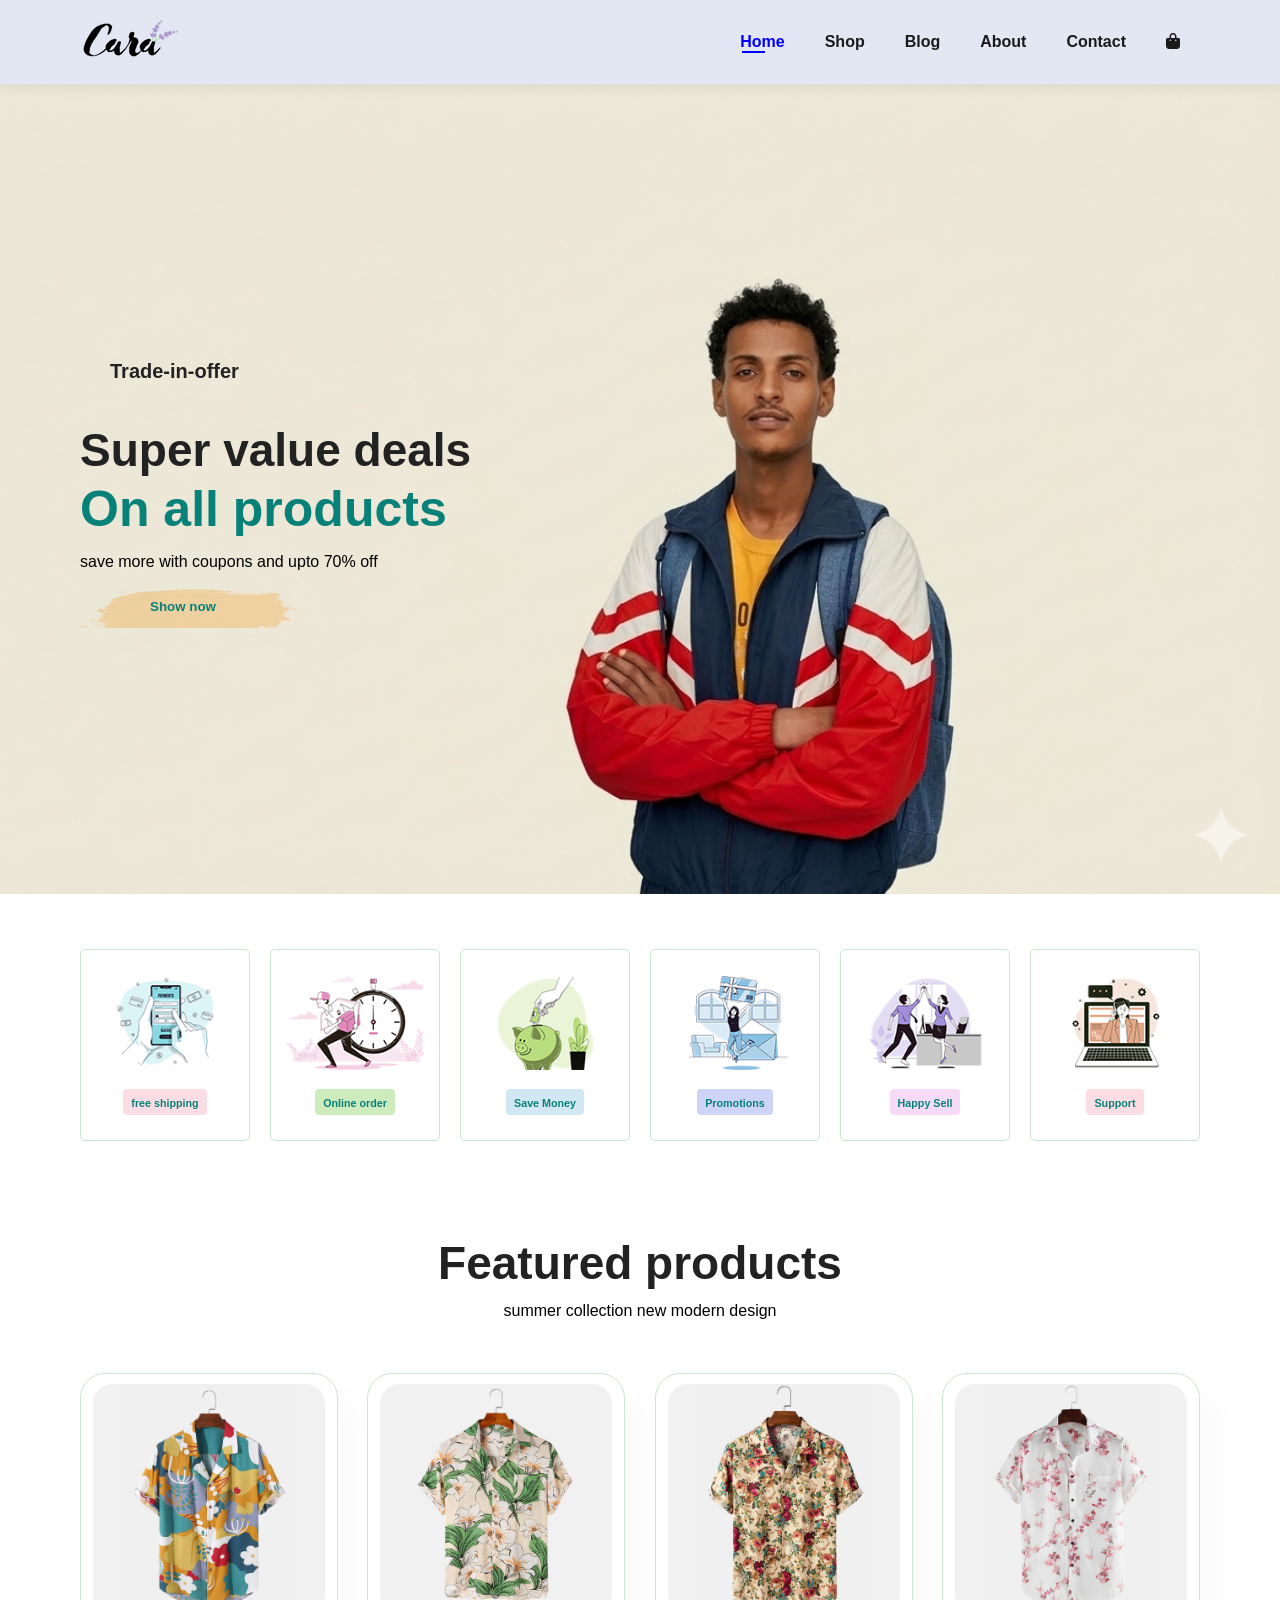
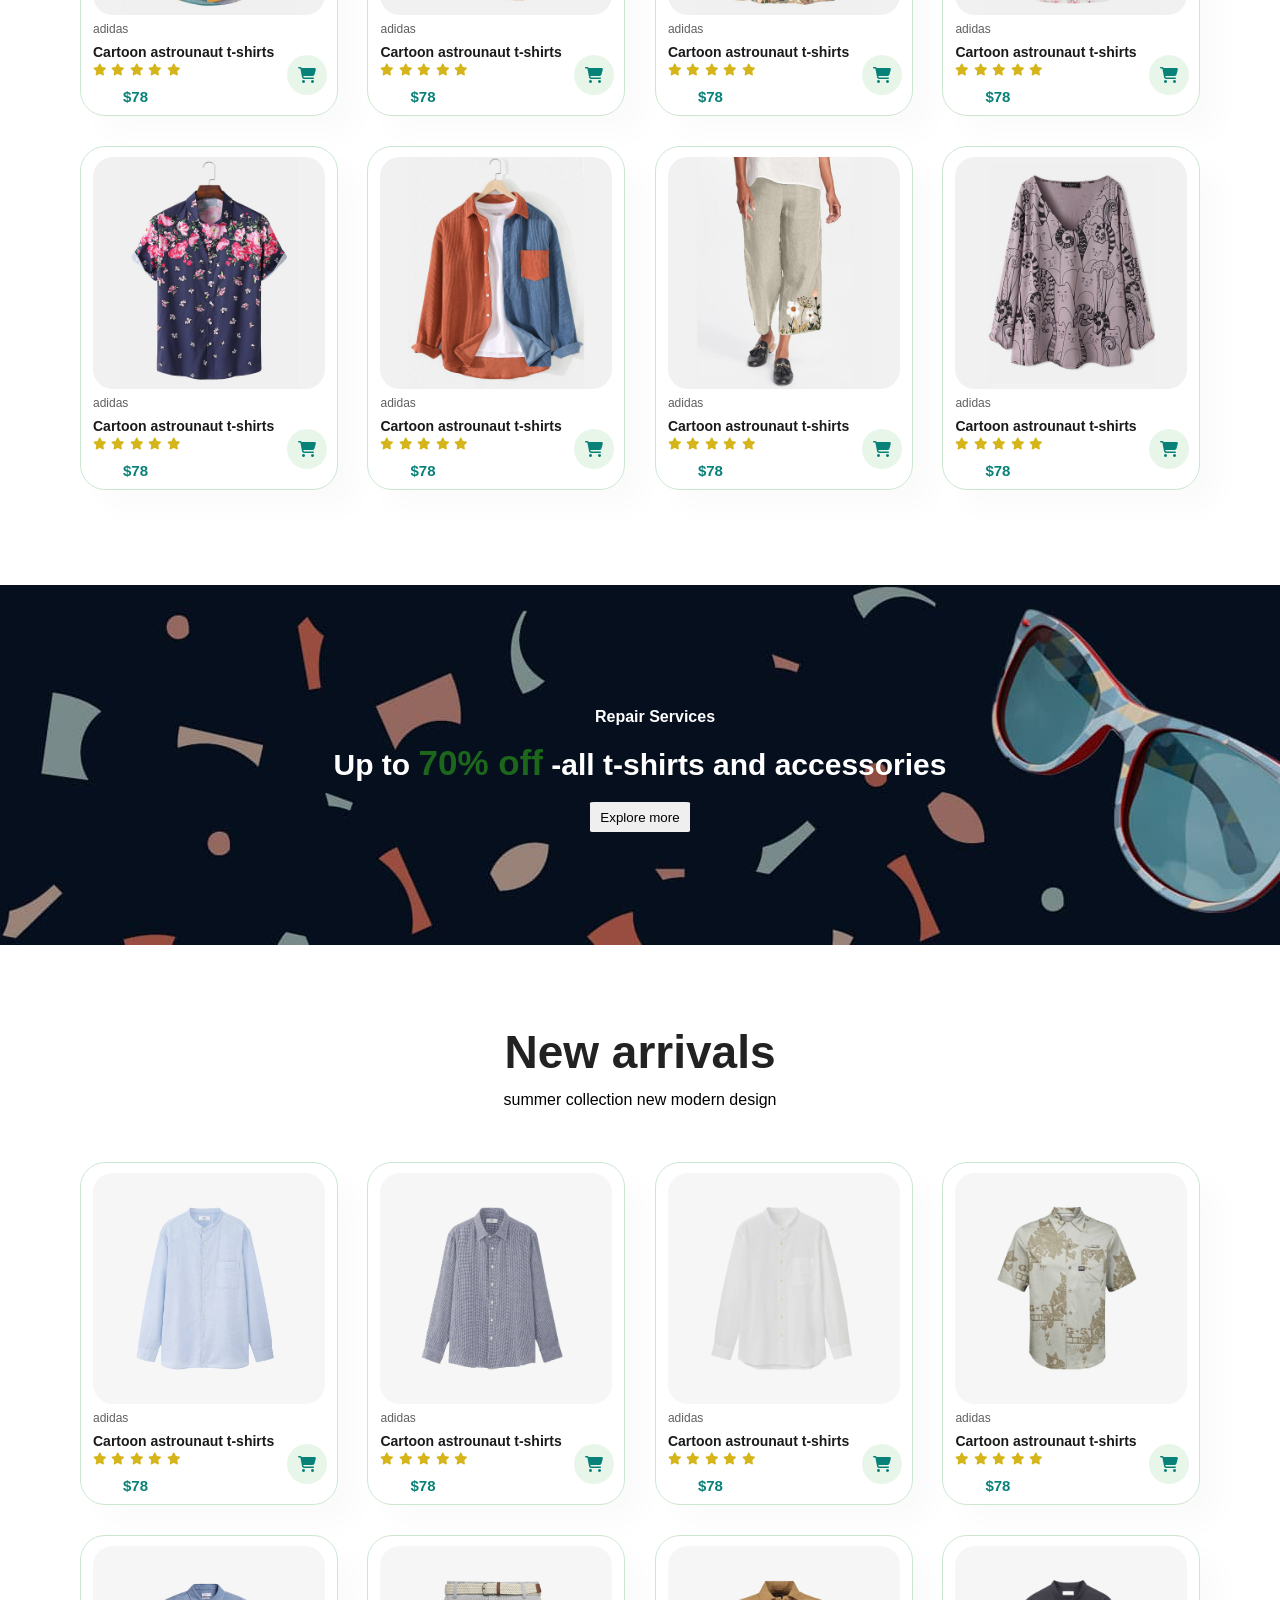
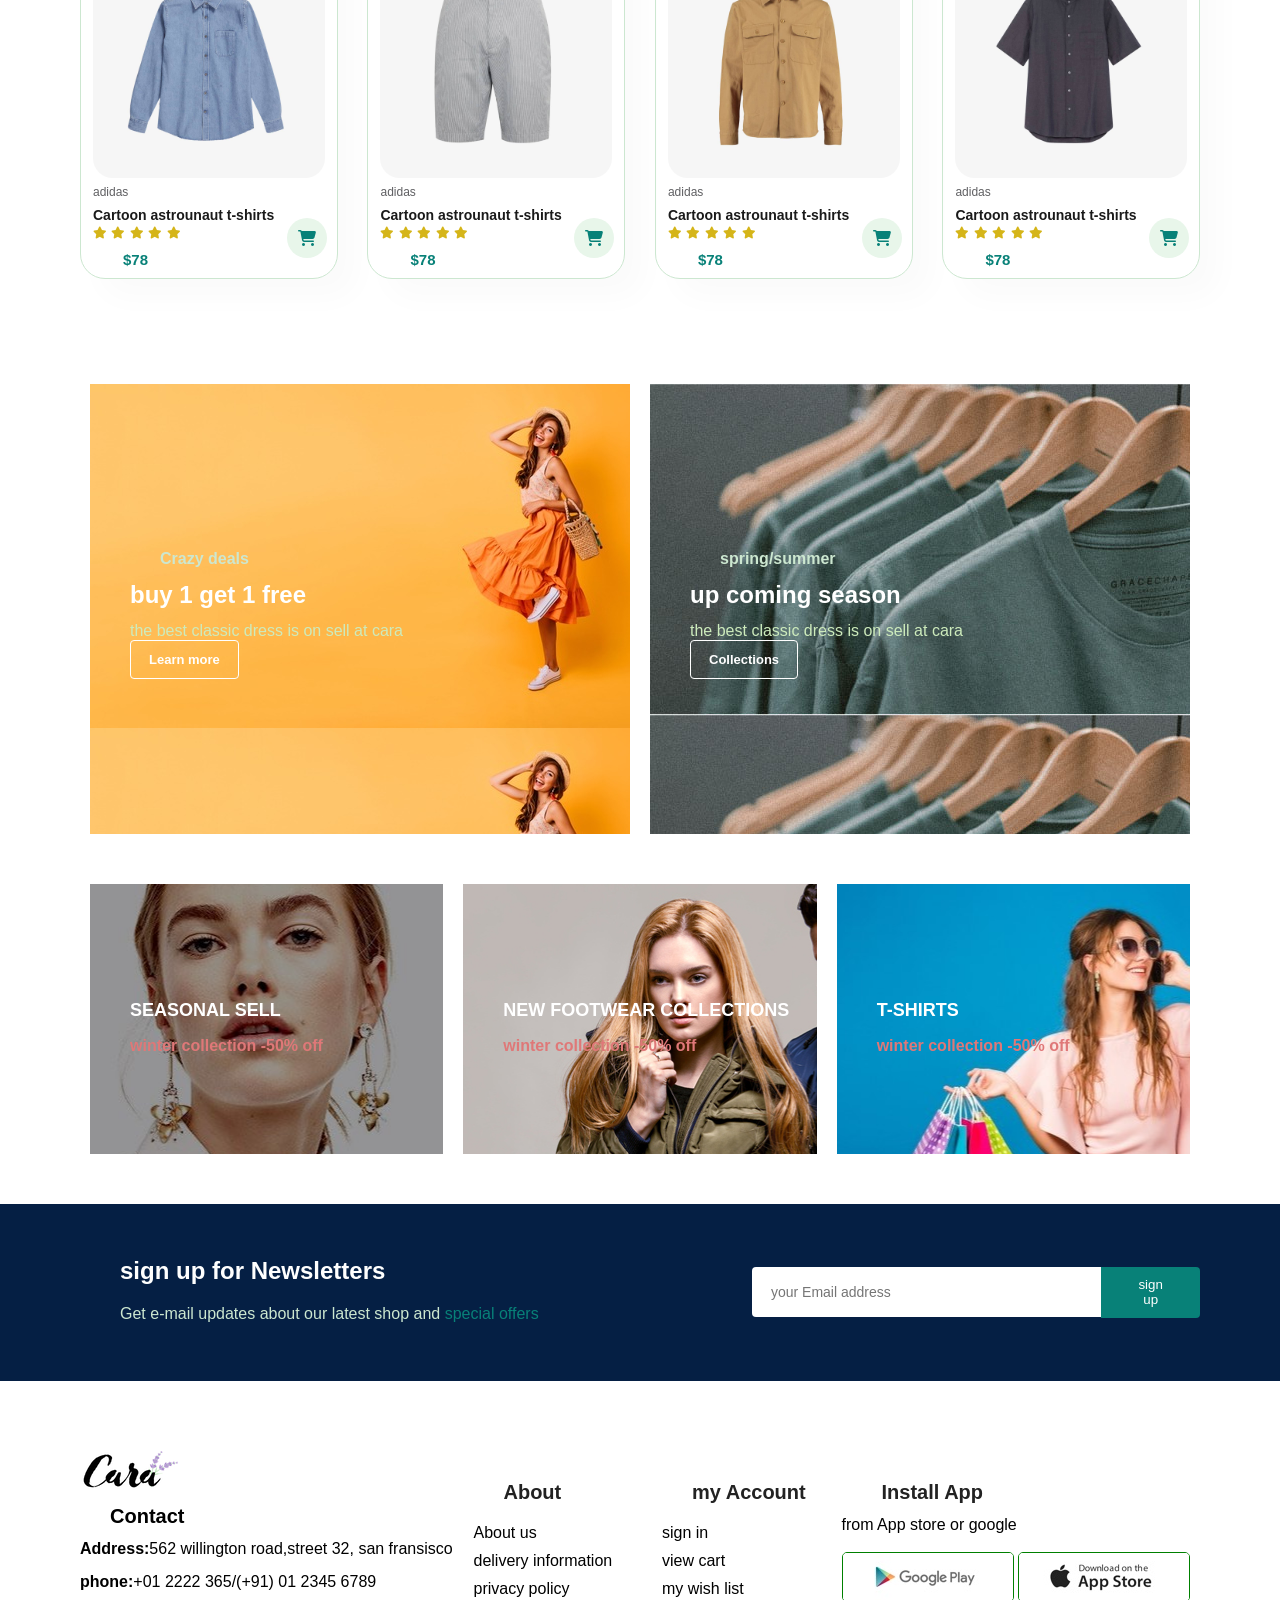
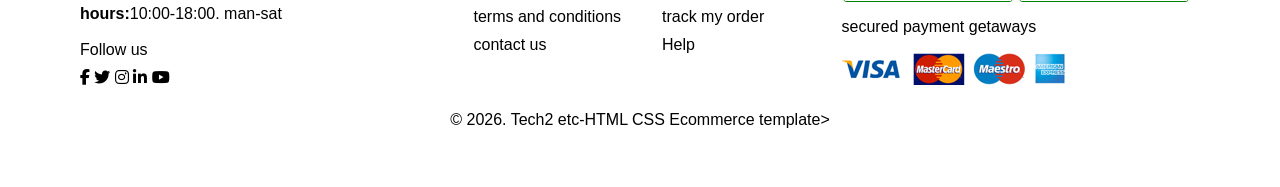
<file: index.html>
<!DOCTYPE html>
<html lang="en">
<head>
  <meta charset="UTF-8">
  <meta name="viewport" content="width=device-width, initial-scale=1.0">
  <title>tech2etc e-commerce material</title>
  <link rel="stylesheet" href="style.css">
  <link rel="stylesheet" href="https://cdnjs.cloudflare.com/ajax/libs/font-awesome/6.5.0/css/all.min.css">
</head>
<body>
 <section id="header">
  <a href="#"><img src="img/logo.png" alt=""></a>
 
  <div>
    <ul id="navbar">
      <li><a class="active" href="index.html">Home</a></li>
      <li><a href="shop.html">Shop</a></li>
      <li><a href="blog.html">Blog</a></li>
      <li><a href="about.html">About</a></li>
      <li><a href="contact.html">Contact</a></li>
      <li><a href="cart.html" id="bag0"><i class="fa-solid fa-bag-shopping"></i></a></li>
      <a href="#" id="close"><i class="fa-solid fa-xmark"></i></a>
    </ul>
  </div>
  <div id="mobile">
    <a href="cart.html" id="bag1"><i class="fa-solid fa-bag-shopping"></i></a>
  <i id="bar" class="fa-solid fa-bars"></i>
  </div>
</section>
<section id="hero">
<h4>Trade-in-offer</h4>
<h2>Super value deals</h2>
<h1>On all products</h1>
<p>save more with coupons and upto 70% off
</p>
<button>Show now</button>
</section>
<section id="feature" class="section-p1">
<div class="fe-box">
  <img src="img/features/f1.png" alt="">
  <h6>free shipping</h6>
</div>
<div class="fe-box">
  <img src="img/features/f2.png" alt="">
  <h6>Online order</h6>
</div>
<div class="fe-box">
  <img src="img/features/f3.png" alt="">
  <h6>Save Money</h6>
</div>
<div class="fe-box">
  <img src="img/features/f4.png" alt="">
  <h6>Promotions</h6>
</div>
<div class="fe-box">
  <img src="img/features/f5.png" alt="">
  <h6>Happy Sell</h6>
</div>
<div class="fe-box">
  <img src="img/features/f6.png" alt="">
  <h6>Support</h6>
</div>
</section>
<section id="product1" class="section-p1">
<h2>Featured products</h2>
<p>summer collection new modern design</p>
<div class="pro-container">
  <div class="pro">
<img src="img/products/f1.jpg" alt="">
  
  <div class="des">
    <span>adidas</span>
    <h5>Cartoon astrounaut t-shirts</h5>
    <div class="star">
      <i class="fas fa-star"></i>
      <i class="fas fa-star"></i>
      <i class="fas fa-star"></i>
      <i class="fas fa-star"></i>
      <i class="fas fa-star"></i>
    </div>
    <h4>$78</h4>
    </div>
    <a href=""><i class="fa-solid fa-cart-shopping cart"></i></a>
  </div>
  <div class="pro">
<img src="img/products/f2.jpg" alt="">
  
  <div class="des">
    <span>adidas</span>
    <h5>Cartoon astrounaut t-shirts</h5>
    <div class="star">
      <i class="fas fa-star"></i>
      <i class="fas fa-star"></i>
      <i class="fas fa-star"></i>
      <i class="fas fa-star"></i>
      <i class="fas fa-star"></i>
    </div>
    <h4>$78</h4>
    </div>
    <a href=""><i class="fa-solid fa-cart-shopping cart"></i></a>
  </div>
  <div class="pro">
<img src="img/products/f3.jpg" alt="">
  
  <div class="des">
    <span>adidas</span>
    <h5>Cartoon astrounaut t-shirts</h5>
    <div class="star">
      <i class="fas fa-star"></i>
      <i class="fas fa-star"></i>
      <i class="fas fa-star"></i>
      <i class="fas fa-star"></i>
      <i class="fas fa-star"></i>
    </div>
    <h4>$78</h4>
    </div>
    <a href=""><i class="fa-solid fa-cart-shopping cart"></i></a>
  </div>
  <div class="pro">
<img src="img/products/f4.jpg" alt="">
  
  <div class="des">
    <span>adidas</span>
    <h5>Cartoon astrounaut t-shirts</h5>
    <div class="star">
      <i class="fas fa-star"></i>
      <i class="fas fa-star"></i>
      <i class="fas fa-star"></i>
      <i class="fas fa-star"></i>
      <i class="fas fa-star"></i>
    </div>
    <h4>$78</h4>
    </div>
    <a href=""><i class="fa-solid fa-cart-shopping cart"></i></a>
  </div>
  <div class="pro">
<img src="img/products/f5.jpg" alt="">
  
  <div class="des">
    <span>adidas</span>
    <h5>Cartoon astrounaut t-shirts</h5>
    <div class="star">
      <i class="fas fa-star"></i>
      <i class="fas fa-star"></i>
      <i class="fas fa-star"></i>
      <i class="fas fa-star"></i>
      <i class="fas fa-star"></i>
    </div>
    <h4>$78</h4>
    </div>
    <a href=""><i class="fa-solid fa-cart-shopping cart"></i></a>
  </div>
  <div class="pro">
<img src="img/products/f6.jpg" alt="">
  
  <div class="des">
    <span>adidas</span>
    <h5>Cartoon astrounaut t-shirts</h5>
    <div class="star">
      <i class="fas fa-star"></i>
      <i class="fas fa-star"></i>
      <i class="fas fa-star"></i>
      <i class="fas fa-star"></i>
      <i class="fas fa-star"></i>
    </div>
    <h4>$78</h4>
    </div>
    <a href=""><i class="fa-solid fa-cart-shopping cart"></i></a>
  </div>
  <div class="pro">
<img src="img/products/f7.jpg" alt="">
  
  <div class="des">
    <span>adidas</span>
    <h5>Cartoon astrounaut t-shirts</h5>
    <div class="star">
      <i class="fas fa-star"></i>
      <i class="fas fa-star"></i>
      <i class="fas fa-star"></i>
      <i class="fas fa-star"></i>
      <i class="fas fa-star"></i>
    </div>
    <h4>$78</h4>
    </div>
    <a href=""><i class="fa-solid fa-cart-shopping cart"></i></a>
  </div>
  <div class="pro">
<img src="img/products/f8.jpg" alt="">
  
  <div class="des">
    <span>adidas</span>
    <h5>Cartoon astrounaut t-shirts</h5>
    <div class="star">
      <i class="fas fa-star"></i>
      <i class="fas fa-star"></i>
      <i class="fas fa-star"></i>
      <i class="fas fa-star"></i>
      <i class="fas fa-star"></i>
    </div>
    <h4>$78</h4>
    </div>
    <a href=""><i class="fa-solid fa-cart-shopping cart"></i></a>
  </div>
</div>
</section>
<section id="banner" class="section-m1">
<h4>Repair Services</h4>
<h2>Up to <span>70% off</span> -all t-shirts and accessories</h2>
<button>Explore more</button>
</section>
<section id="product1" class="section-p1">
<h2>New arrivals</h2>
<p>summer collection new modern design</p>
<div class="pro-container">
  <div class="pro">
<img src="img/products/n1.jpg" alt="">
  
  <div class="des">
    <span>adidas</span>
    <h5>Cartoon astrounaut t-shirts</h5>
    <div class="star">
      <i class="fas fa-star"></i>
      <i class="fas fa-star"></i>
      <i class="fas fa-star"></i>
      <i class="fas fa-star"></i>
      <i class="fas fa-star"></i>
    </div>
    <h4>$78</h4>
    </div>
    <a href=""><i class="fa-solid fa-cart-shopping cart"></i></a>
  </div>
  <div class="pro">
<img src="img/products/n2.jpg" alt="">
  
  <div class="des">
    <span>adidas</span>
    <h5>Cartoon astrounaut t-shirts</h5>
    <div class="star">
      <i class="fas fa-star"></i>
      <i class="fas fa-star"></i>
      <i class="fas fa-star"></i>
      <i class="fas fa-star"></i>
      <i class="fas fa-star"></i>
    </div>
    <h4>$78</h4>
    </div>
    <a href=""><i class="fa-solid fa-cart-shopping cart"></i></a>
  </div>
  <div class="pro">
<img src="img/products/n3.jpg" alt="">
  
  <div class="des">
    <span>adidas</span>
    <h5>Cartoon astrounaut t-shirts</h5>
    <div class="star">
      <i class="fas fa-star"></i>
      <i class="fas fa-star"></i>
      <i class="fas fa-star"></i>
      <i class="fas fa-star"></i>
      <i class="fas fa-star"></i>
    </div>
    <h4>$78</h4>
    </div>
    <a href=""><i class="fa-solid fa-cart-shopping cart"></i></a>
  </div>
  <div class="pro">
<img src="img/products/n4.jpg" alt="">
  
  <div class="des">
    <span>adidas</span>
    <h5>Cartoon astrounaut t-shirts</h5>
    <div class="star">
      <i class="fas fa-star"></i>
      <i class="fas fa-star"></i>
      <i class="fas fa-star"></i>
      <i class="fas fa-star"></i>
      <i class="fas fa-star"></i>
    </div>
    <h4>$78</h4>
    </div>
    <a href=""><i class="fa-solid fa-cart-shopping cart"></i></a>
  </div>
  <div class="pro">
<img src="img/products/n5.jpg" alt="">
  
  <div class="des">
    <span>adidas</span>
    <h5>Cartoon astrounaut t-shirts</h5>
    <div class="star">
      <i class="fas fa-star"></i>
      <i class="fas fa-star"></i>
      <i class="fas fa-star"></i>
      <i class="fas fa-star"></i>
      <i class="fas fa-star"></i>
    </div>
    <h4>$78</h4>
    </div>
    <a href=""><i class="fa-solid fa-cart-shopping cart"></i></a>
  </div>
  <div class="pro">
<img src="img/products/n6.jpg" alt="">
  
  <div class="des">
    <span>adidas</span>
    <h5>Cartoon astrounaut t-shirts</h5>
    <div class="star">
      <i class="fas fa-star"></i>
      <i class="fas fa-star"></i>
      <i class="fas fa-star"></i>
      <i class="fas fa-star"></i>
      <i class="fas fa-star"></i>
    </div>
    <h4>$78</h4>
    </div>
    <a href=""><i class="fa-solid fa-cart-shopping cart"></i></a>
  </div>
  <div class="pro">
<img src="img/products/n7.jpg" alt="">
  
  <div class="des">
    <span>adidas</span>
    <h5>Cartoon astrounaut t-shirts</h5>
    <div class="star">
      <i class="fas fa-star"></i>
      <i class="fas fa-star"></i>
      <i class="fas fa-star"></i>
      <i class="fas fa-star"></i>
      <i class="fas fa-star"></i>
    </div>
    <h4>$78</h4>
    </div>
    <a href=""><i class="fa-solid fa-cart-shopping cart"></i></a>
  </div>
  <div class="pro">
<img src="img/products/n8.jpg" alt="">
  
  <div class="des">
    <span>adidas</span>
    <h5>Cartoon astrounaut t-shirts</h5>
    <div class="star">
      <i class="fas fa-star"></i>
      <i class="fas fa-star"></i>
      <i class="fas fa-star"></i>
      <i class="fas fa-star"></i>
      <i class="fas fa-star"></i>
    </div>
    <h4>$78</h4>
    </div>
    <a href=""><i class="fa-solid fa-cart-shopping cart"></i></a>
  </div>
</div>
</section>
<section id="sm-banner" class="section-p1">
<div class="banner-box ">
  <h4>Crazy deals</h4>
  <h2>buy 1 get 1 free</h2>
  <span>the best classic dress is on sell at cara</span>
  <button class="white">Learn more</button>
</div>
<div class="banner-box b2">
  <h4>spring/summer</h4>
  <h2>up coming season</h2>
  <span>the best classic dress is on sell at cara</span>
  <button class="white">Collections</button>
</div>
</section>
<section id="banner3">
<div class="banner-box ">
 
  <h2>SEASONAL SELL</h2>
  <h3>winter collection -50% off</h3>
</div>
<div class="banner-box bb1 ">
 
  <h2>NEW FOOTWEAR COLLECTIONS</h2>
  <h3>winter collection -50% off</h3>
</div>
<div class="banner-box bb2">
 
  <h2>T-SHIRTS</h2>
  <h3>winter collection -50% off</h3>
</div>
</section>
<section id="sign1" class="section-p1">
<div class="sign11">
  <h2>sign up for Newsletters</h2>
  <p>Get e-mail updates about our latest shop and <span>special offers</span></p>
</div>
<div class="sign12">
  <input class="form" type="text" placeholder="your Email address">
  <button class="sign-button">sign up</button>
</div>
</section>
<footer  class="section-p1" id="follow" >
  <div class="toalign">
<div class="fristcol">
  <img src="img/logo.png" alt="">
  <h4>Contact</h4>
  <p><strong>Address:</strong>562 willington road,street 32, san fransisco</p>
  <p><strong>phone:</strong>+01 2222 365/(+91) 01 2345 6789</p>
  <p><strong>hours:</strong>10:00-18:00. man-sat</p>
  <span>Follow us</span>
  <div class="social">
    <a href="#"><i class="fa-brands fa-facebook-f"></i></a>
    <a href="#"><i class="fa-brands fa-twitter"></i></a>
    <a href="#"><i class="fa-brands fa-instagram"></i></a>
    <a href="#"><i class="fa-brands fa-linkedin-in"></i></a>
    <a href="#"><i class="fa-brands fa-youtube"></i></a>
  </div>
</div>
<div class="aboutfooter">
<h4>About</h4>
<ul>
  <li><a href="#">About us</a></li>
  <li><a href="#">delivery information</a></li>
  <li><a href="#">privacy policy</a></li>
  <li><a href="#">terms and conditions</a></li>
  <li><a href="#">contact us</a></li>
</ul>
</div>
<div class="my-account">
<h4>my Account</h4>
<ul>
  <li><a href="#">sign in</a></li>
  <li><a href="#">view cart</a></li>
  <li><a href="#">my wish list</a></li>
  <li><a href="#">track my order</a></li>
  <li><a href="#">Help</a></li>
</ul>
</div>
<div class="install">
<h4>Install App</h4>
<p>from App store or google</p>
<div class="footer-2i">
  <img  src="img/pay/play.jpg" alt="">
  <img  src="img/pay/app.jpg" alt="">
</div>
<p>secured payment getaways</p>
<div class="footer-1i">
  <img src="img/pay/pay.png" alt="">
 
</div>
</div>
</div>
<p class="pz">&copy 2026. Tech2 etc-HTML CSS Ecommerce template>
</footer>
  <script src="script.js" ></script>
</body>
</html>
</file>
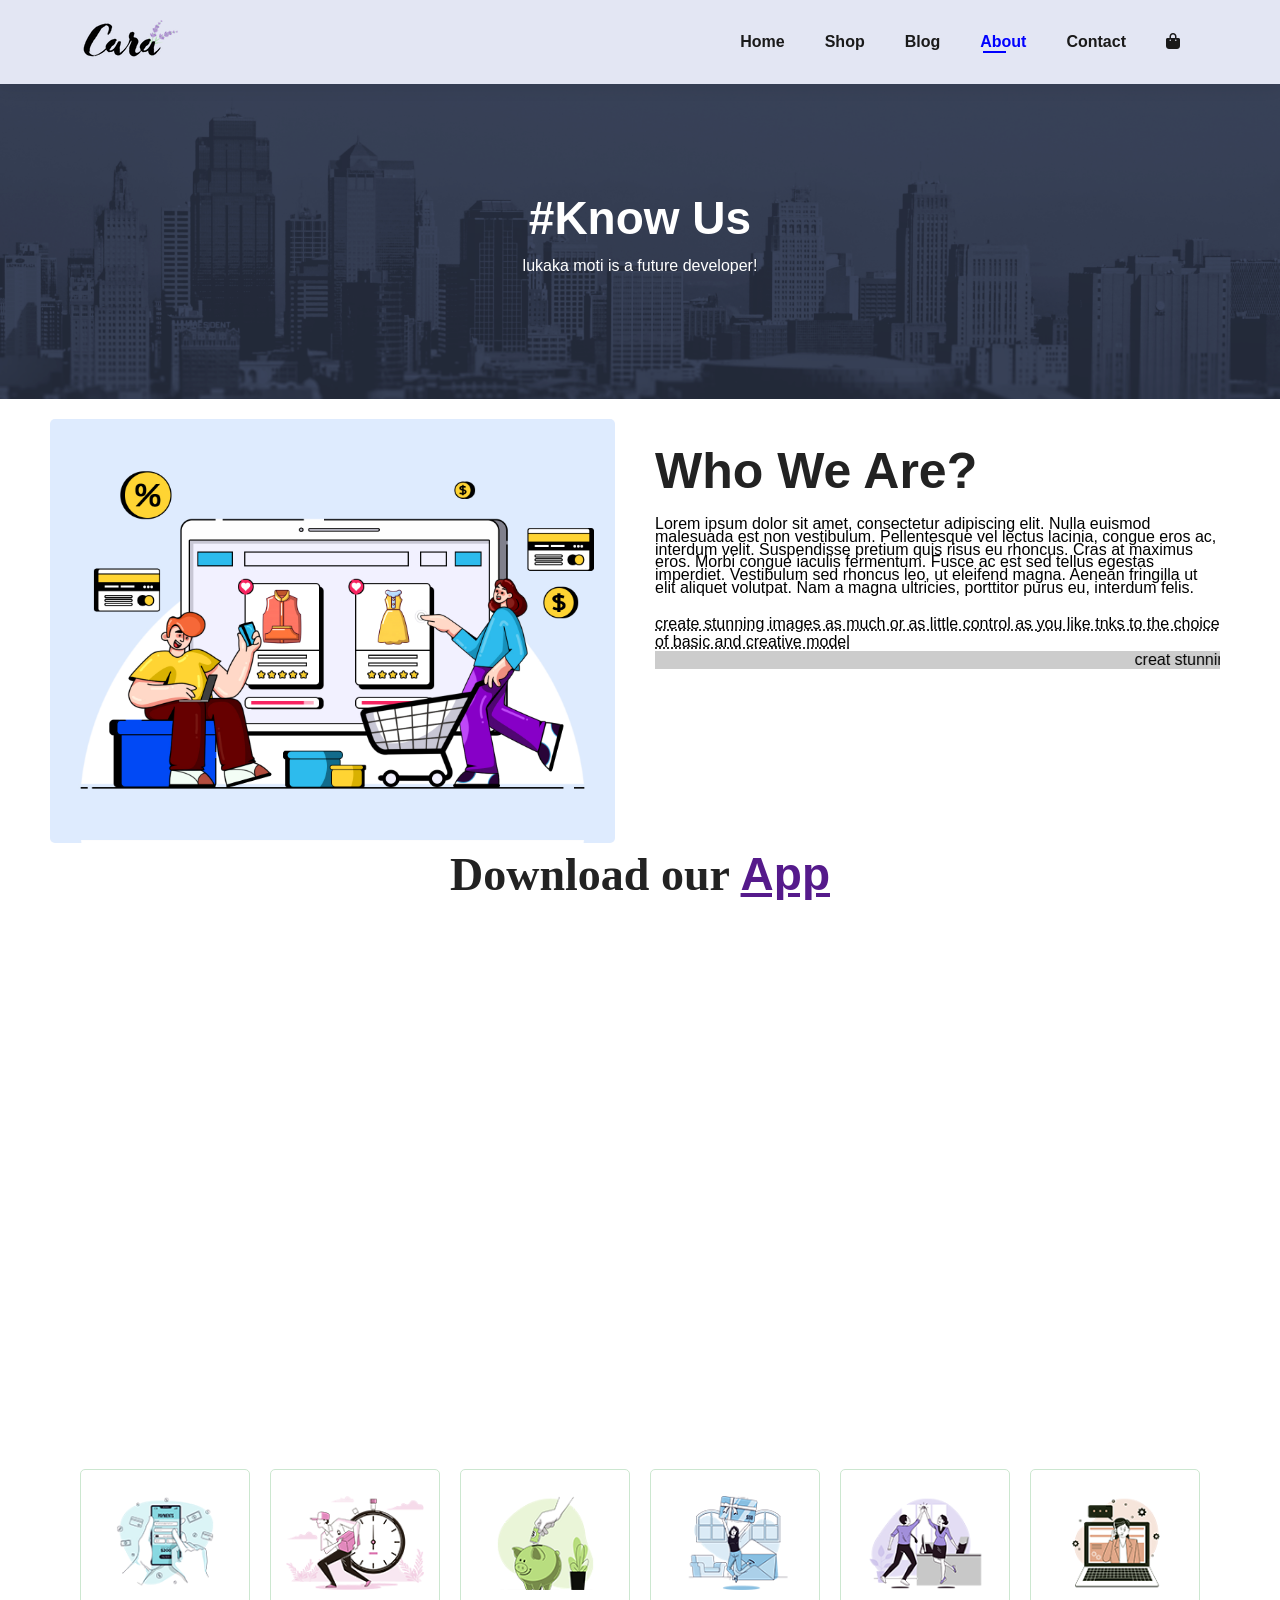
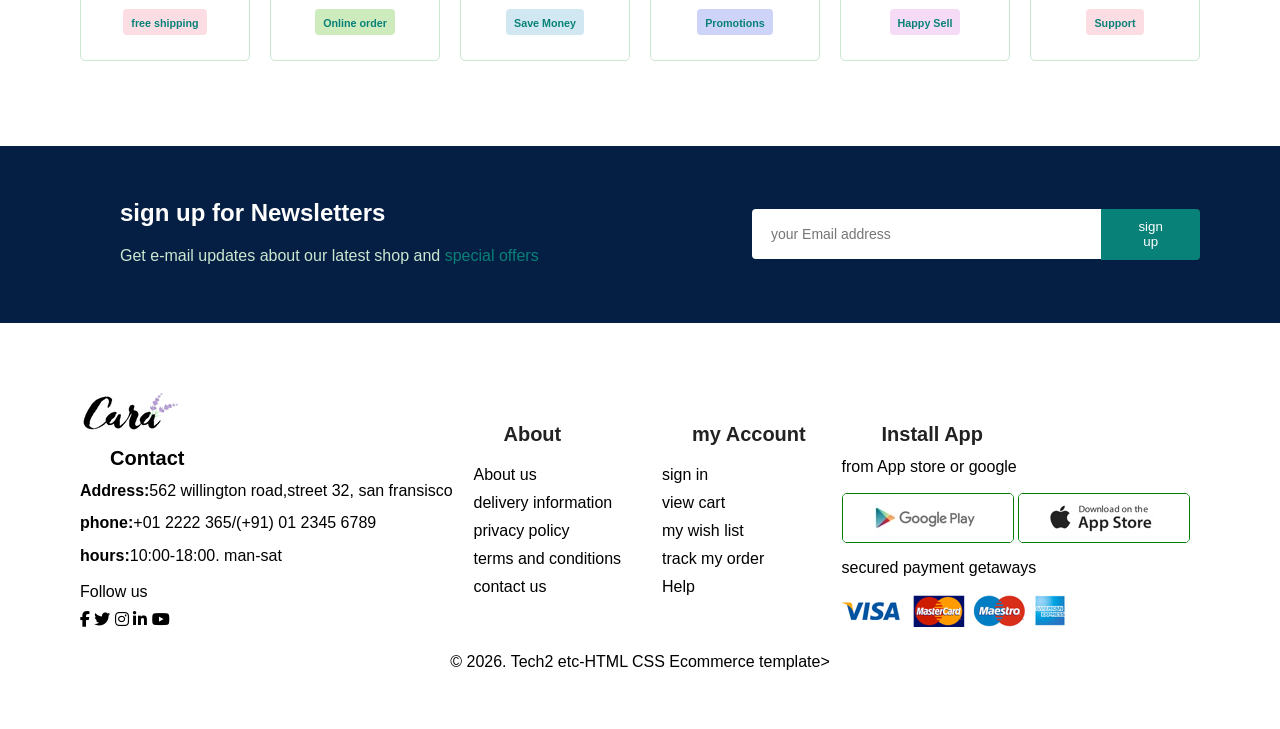
<file: about.html>
<!DOCTYPE html>
<html lang="en">
<head>
  <meta charset="UTF-8">
  <meta name="viewport" content="width=device-width, initial-scale=1.0">
  <title>tech2etc e-commerce material</title>
  <link rel="stylesheet" href="style.css">
  <link rel="stylesheet" href="https://cdnjs.cloudflare.com/ajax/libs/font-awesome/6.5.0/css/all.min.css">
</head>
<body>
 <section id="header">
  <a href="#"><img src="img/logo.png" alt=""></a>
 
  <div>
    <ul id="navbar">
      <li><a  href="index.html">Home</a></li>
      <li><a  href="shop.html">Shop</a></li>
      <li><a  href="blog.html">Blog</a></li>
      <li><a class="active" href="about.html">About</a></li>
      <li><a href="contact.html">Contact</a></li>
      <li><a href="cart.html" id="bag0"><i class="fa-solid fa-bag-shopping"></i></a></li>
      <a href="#" id="close"><i class="fa-solid fa-xmark"></i></a>
    </ul>
  </div>
  <div id="mobile">
    <a href="cart.html" id="bag1"><i class="fa-solid fa-bag-shopping"></i></a>
  <i id="bar" class="fa-solid fa-bars"></i>
  </div>
</section>
<section id="shop-hero" class="about-us-img">

<h2>#Know Us</h2>

<p>lukaka moti is a future developer!</p>

</section>
 <section id="about-us">
<div class="about-img1">
  <div class="about-img1s1"><img src="img/About/a6.jpg" alt="" ></div>

  <div class="about-img1s2">
<h1>Who We Are?</h1>
<p>Lorem ipsum dolor sit amet, consectetur adipiscing elit. Nulla euismod malesuada est non vestibulum. Pellentesque vel lectus lacinia, congue eros ac, interdum velit. Suspendisse pretium quis risus eu rhoncus. Cras at maximus eros. Morbi congue iaculis fermentum. Fusce ac est sed tellus egestas imperdiet. Vestibulum sed rhoncus leo, ut eleifend magna. Aenean fringilla ut elit aliquet volutpat. Nam a magna ultricies, porttitor purus eu, interdum felis.</p>
<abbr title=""> create stunning images as much or as little control as you like tnks to the choice of basic and creative model</abbr>
<marquee bgcolor="#ccc" loop="-1" scrollamount="5" width="100%" class="marquee1" direction="left" > creat stunningmuch or as little control as you like tnks to the choice creat stunningmuch or as little control as you like tnks to the choice</marquee>
  </div>
</div>

<div id="app-mobile">
<h2>Download our <a href="">App</a></h2>
<div class="video">
<video autoplay muted loop src="img/About/1.mp4"></video>
</div>
</div>


 </section>
<section id="feature" class="section-p1">
<div class="fe-box">
  <img src="img/features/f1.png" alt="">
  <h6>free shipping</h6>
</div>
<div class="fe-box">
  <img src="img/features/f2.png" alt="">
  <h6>Online order</h6>
</div>
<div class="fe-box">
  <img src="img/features/f3.png" alt="">
  <h6>Save Money</h6>
</div>
<div class="fe-box">
  <img src="img/features/f4.png" alt="">
  <h6>Promotions</h6>
</div>
<div class="fe-box">
  <img src="img/features/f5.png" alt="">
  <h6>Happy Sell</h6>
</div>
<div class="fe-box">
  <img src="img/features/f6.png" alt="">
  <h6>Support</h6>
</div>
</section>



<section id="sign1" class="section-p1">
<div class="sign11">
  <h2>sign up for Newsletters</h2>
  <p>Get e-mail updates about our latest shop and <span>special offers</span></p>
</div>
<div class="sign12">
  <input class="form" type="text" placeholder="your Email address">
  <button class="sign-button">sign up</button>
</div>
</section>
<footer  class="section-p1" id="follow" >
  <div class="toalign">
<div class="fristcol">
  <img src="img/logo.png" alt="">
  <h4>Contact</h4>
  <p><strong>Address:</strong>562 willington road,street 32, san fransisco</p>
  <p><strong>phone:</strong>+01 2222 365/(+91) 01 2345 6789</p>
  <p><strong>hours:</strong>10:00-18:00. man-sat</p>
  <span>Follow us</span>
  <div class="social">
    <a href="#"><i class="fa-brands fa-facebook-f"></i></a>
    <a href="#"><i class="fa-brands fa-twitter"></i></a>
    <a href="#"><i class="fa-brands fa-instagram"></i></a>
    <a href="#"><i class="fa-brands fa-linkedin-in"></i></a>
    <a href="#"><i class="fa-brands fa-youtube"></i></a>
  </div>
</div>
<div class="aboutfooter">
<h4>About</h4>
<ul>
  <li><a href="#">About us</a></li>
  <li><a href="#">delivery information</a></li>
  <li><a href="#">privacy policy</a></li>
  <li><a href="#">terms and conditions</a></li>
  <li><a href="#">contact us</a></li>
</ul>
</div>
<div class="my-account">
<h4>my Account</h4>
<ul>
  <li><a href="#">sign in</a></li>
  <li><a href="#">view cart</a></li>
  <li><a href="#">my wish list</a></li>
  <li><a href="#">track my order</a></li>
  <li><a href="#">Help</a></li>
</ul>
</div>
<div class="install">
<h4>Install App</h4>
<p>from App store or google</p>
<div class="footer-2i">
  <img  src="img/pay/play.jpg" alt="">
  <img  src="img/pay/app.jpg" alt="">
</div>
<p>secured payment getaways</p>
<div class="footer-1i">
  <img src="img/pay/pay.png" alt="">
 
</div>
</div>
</div>
<p class="pz">&copy 2026. Tech2 etc-HTML CSS Ecommerce template>
</footer>
  <script src="script.js" ></script>
</body>
</html>
</file>
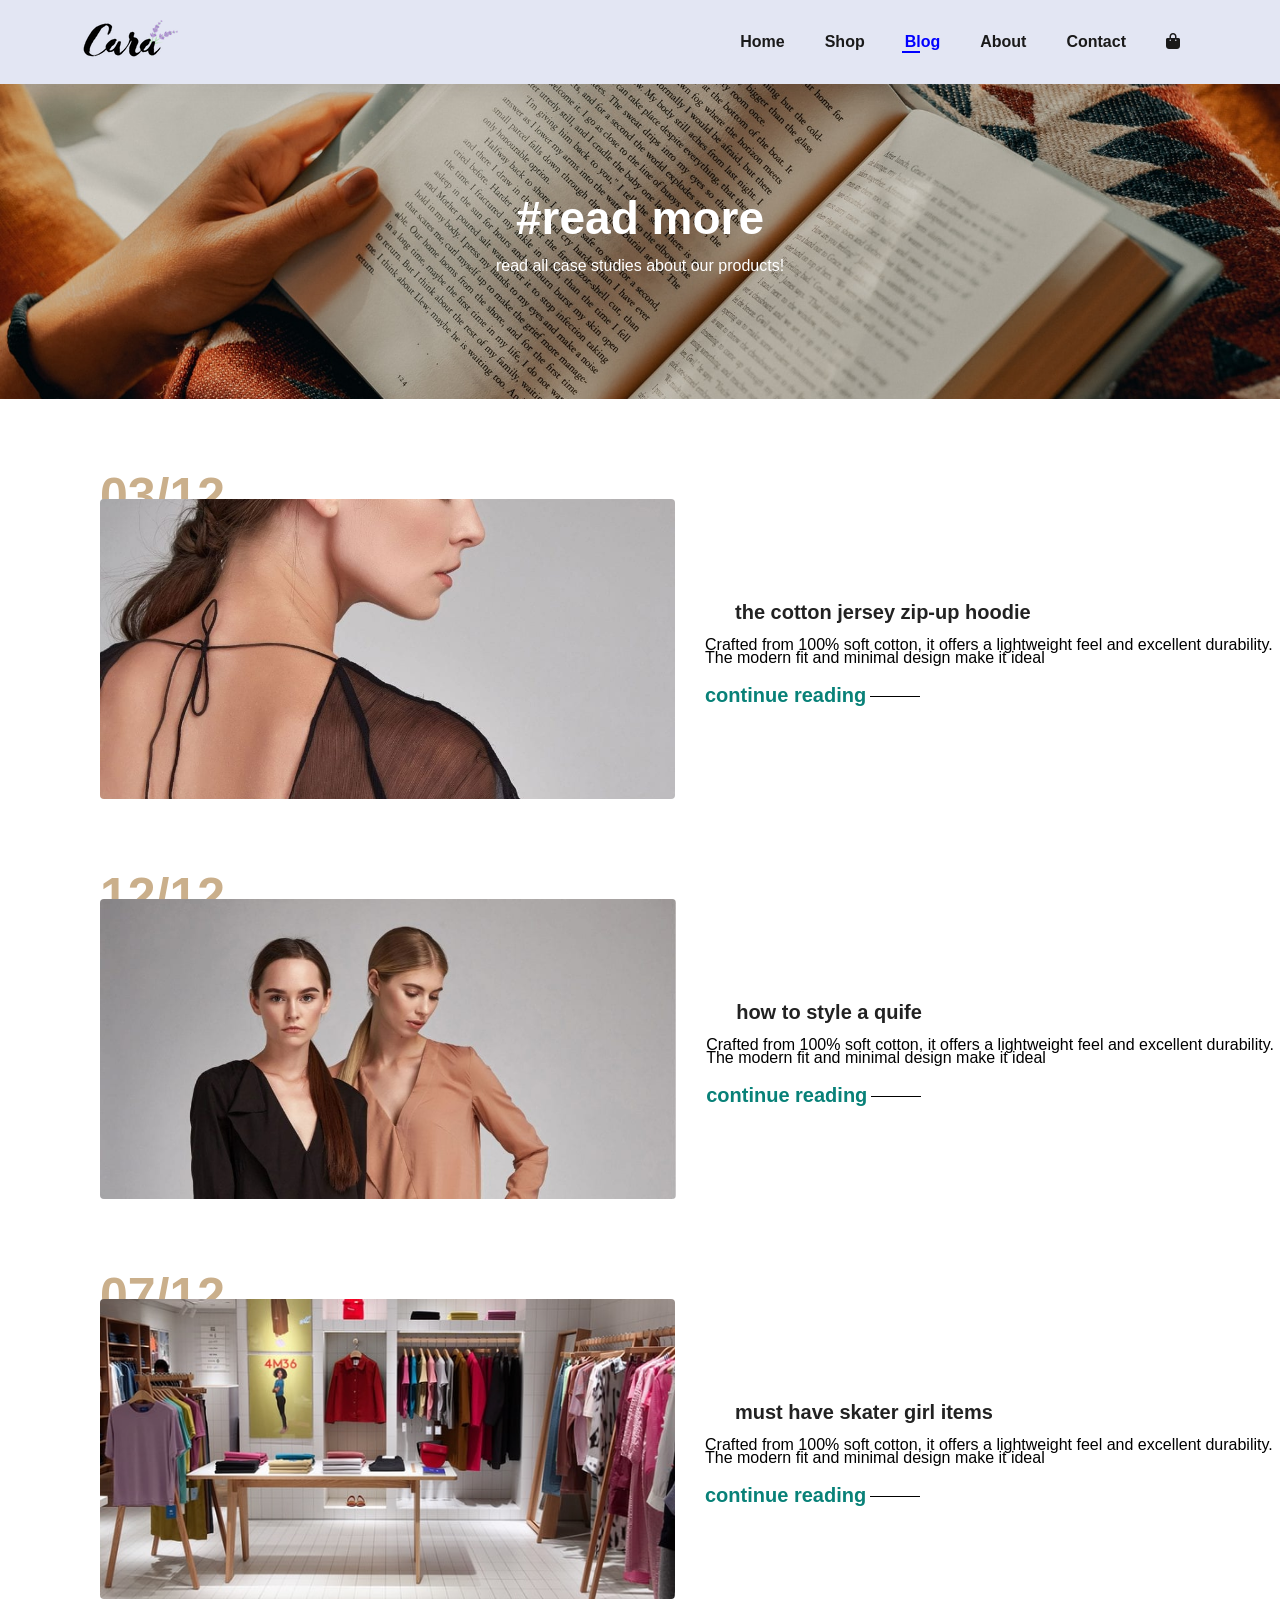
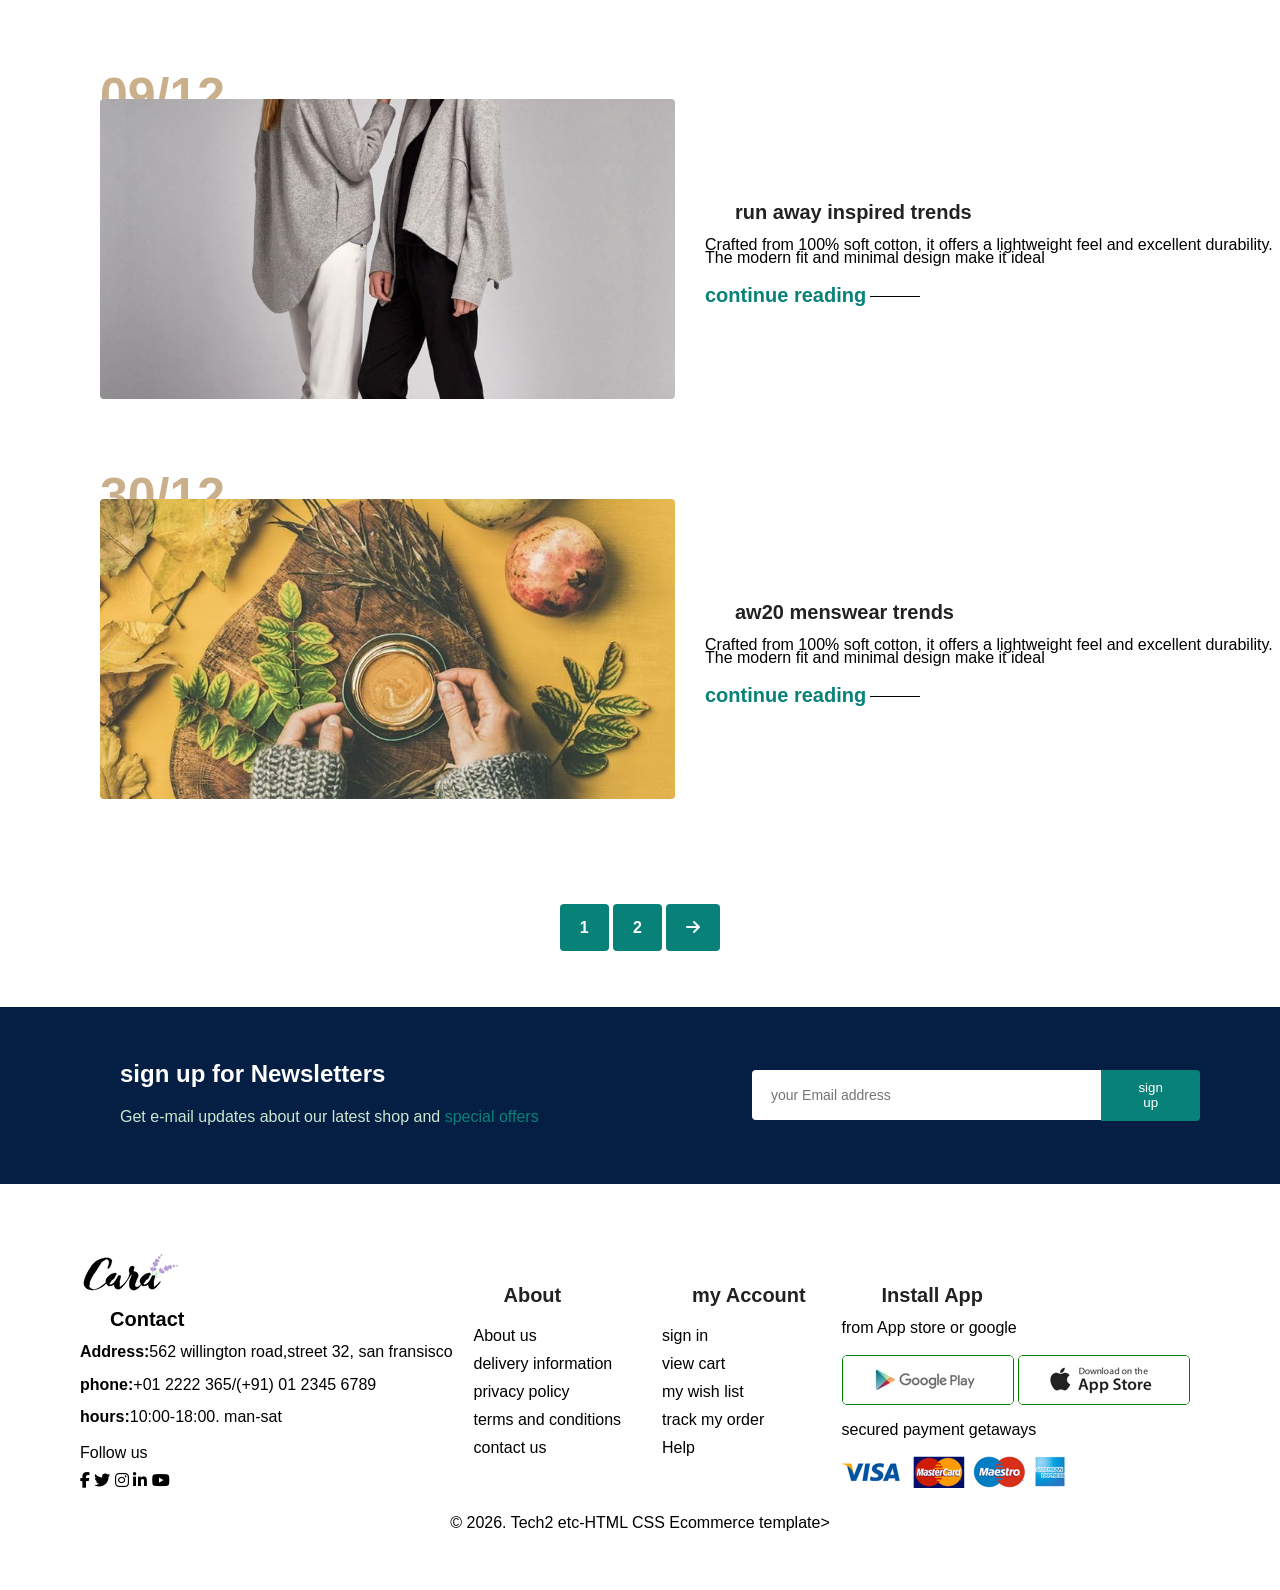
<file: blog.html>
<!DOCTYPE html>
<html lang="en">
<head>
  <meta charset="UTF-8">
  <meta name="viewport" content="width=device-width, initial-scale=1.0">
  <title>tech2etc e-commerce material</title>
  <link rel="stylesheet" href="style.css">
  <link rel="stylesheet" href="https://cdnjs.cloudflare.com/ajax/libs/font-awesome/6.5.0/css/all.min.css">
</head>
<body>
 <section id="header">
  <a href="#"><img src="img/logo.png" alt=""></a>
 
  <div>
    <ul id="navbar">
      <li><a  href="index.html">Home</a></li>
      <li><a  href="shop.html">Shop</a></li>
      <li><a class="active" href="blog.html">Blog</a></li>
      <li><a href="about.html">About</a></li>
      <li><a href="contact.html">Contact</a></li>
      <li><a href="cart.html" id="bag0"><i class="fa-solid fa-bag-shopping"></i></a></li>
      <a href="#" id="close"><i class="fa-solid fa-xmark"></i></a>
    </ul>
  </div>
  <div id="mobile">
    <a href="cart.html" id="bag1"><i class="fa-solid fa-bag-shopping"></i></a>
  <i id="bar" class="fa-solid fa-bars"></i>
  </div>
</section>
<section id="shop-hero" class="blog-shop-hero">

<h2>#read more</h2>

<p>read all case studies about our products!</p>

</section>

<section id="blog-image">
<div class="blog-img1">
  <img src="img/blog/b1.jpg" alt="" class="blog-img11">
<div class="blog-text1"><h4>the cotton jersey zip-up hoodie</h4>
<p>Crafted from 100% soft cotton, it offers a lightweight feel and 
excellent durability. The modern fit and minimal design make it 
ideal</p>
<a href="">continue reading</a>
</div>
<h1>03/12</h1>
</div>


<div class="blog-img1">
  <img src="img/blog/b2.jpg" alt="" class="blog-img11">
<div class="blog-text1"><h4>how to style a quife</h4>
<p>Crafted from 100% soft cotton, it offers a lightweight feel and 
excellent durability. The modern fit and minimal design make it 
ideal</p>
<a href="">continue reading</a>
</div>
<h1>12/12</h1>
</div>
<div class="blog-img1">
  <img src="img/blog/b3.jpg" alt="" class="blog-img11">
<div class="blog-text1"><h4>must have skater girl items</h4>
<p>Crafted from 100% soft cotton, it offers a lightweight feel and 
excellent durability. The modern fit and minimal design make it 
ideal</p>
<a href="">continue reading</a>
</div>
<h1>07/12</h1>
</div>
<div class="blog-img1">
  <img src="img/blog/b4.jpg" alt="" class="blog-img11">
<div class="blog-text1"><h4>run away inspired trends</h4>
<p>Crafted from 100% soft cotton, it offers a lightweight feel and 
excellent durability. The modern fit and minimal design make it 
ideal</p>
<a href="">continue reading</a>
</div>
<h1>09/12</h1>
</div>
<div class="blog-img1">
  <img src="img/blog/b6.jpg" alt="" class="blog-img11">
<div class="blog-text1"><h4>aw20 menswear trends</h4>
<p>Crafted from 100% soft cotton, it offers a lightweight feel and 
excellent durability. The modern fit and minimal design make it 
ideal</p>
<a href="">continue reading</a>
</div>
<h1>30/12</h1>
</div>

</section>


<section id="product1" class="section-p1">


</section>
<section id="pagenation" class="section-p1">
<a href="#">1</a>
<a href="#">2</a>
<a href="#"><i class="fa-solid fa-arrow-right"></i></a>
</section>

<section id="sign1" class="section-p1">
<div class="sign11">
  <h2>sign up for Newsletters</h2>
  <p>Get e-mail updates about our latest shop and <span>special offers</span></p>
</div>
<div class="sign12">
  <input class="form" type="text" placeholder="your Email address">
  <button class="sign-button">sign up</button>
</div>
</section>
<footer  class="section-p1" id="follow" >
  <div class="toalign">
<div class="fristcol">
  <img src="img/logo.png" alt="">
  <h4>Contact</h4>
  <p><strong>Address:</strong>562 willington road,street 32, san fransisco</p>
  <p><strong>phone:</strong>+01 2222 365/(+91) 01 2345 6789</p>
  <p><strong>hours:</strong>10:00-18:00. man-sat</p>
  <span>Follow us</span>
  <div class="social">
    <a href="#"><i class="fa-brands fa-facebook-f"></i></a>
    <a href="#"><i class="fa-brands fa-twitter"></i></a>
    <a href="#"><i class="fa-brands fa-instagram"></i></a>
    <a href="#"><i class="fa-brands fa-linkedin-in"></i></a>
    <a href="#"><i class="fa-brands fa-youtube"></i></a>
  </div>
</div>
<div class="aboutfooter">
<h4>About</h4>
<ul>
  <li><a href="#">About us</a></li>
  <li><a href="#">delivery information</a></li>
  <li><a href="#">privacy policy</a></li>
  <li><a href="#">terms and conditions</a></li>
  <li><a href="#">contact us</a></li>
</ul>
</div>
<div class="my-account">
<h4>my Account</h4>
<ul>
  <li><a href="#">sign in</a></li>
  <li><a href="#">view cart</a></li>
  <li><a href="#">my wish list</a></li>
  <li><a href="#">track my order</a></li>
  <li><a href="#">Help</a></li>
</ul>
</div>
<div class="install">
<h4>Install App</h4>
<p>from App store or google</p>
<div class="footer-2i">
  <img  src="img/pay/play.jpg" alt="">
  <img  src="img/pay/app.jpg" alt="">
</div>
<p>secured payment getaways</p>
<div class="footer-1i">
  <img src="img/pay/pay.png" alt="">
 
</div>
</div>
</div>
<p class="pz">&copy 2026. Tech2 etc-HTML CSS Ecommerce template>
</footer>
  <script src="script.js" ></script>
</body>
</html>
</file>
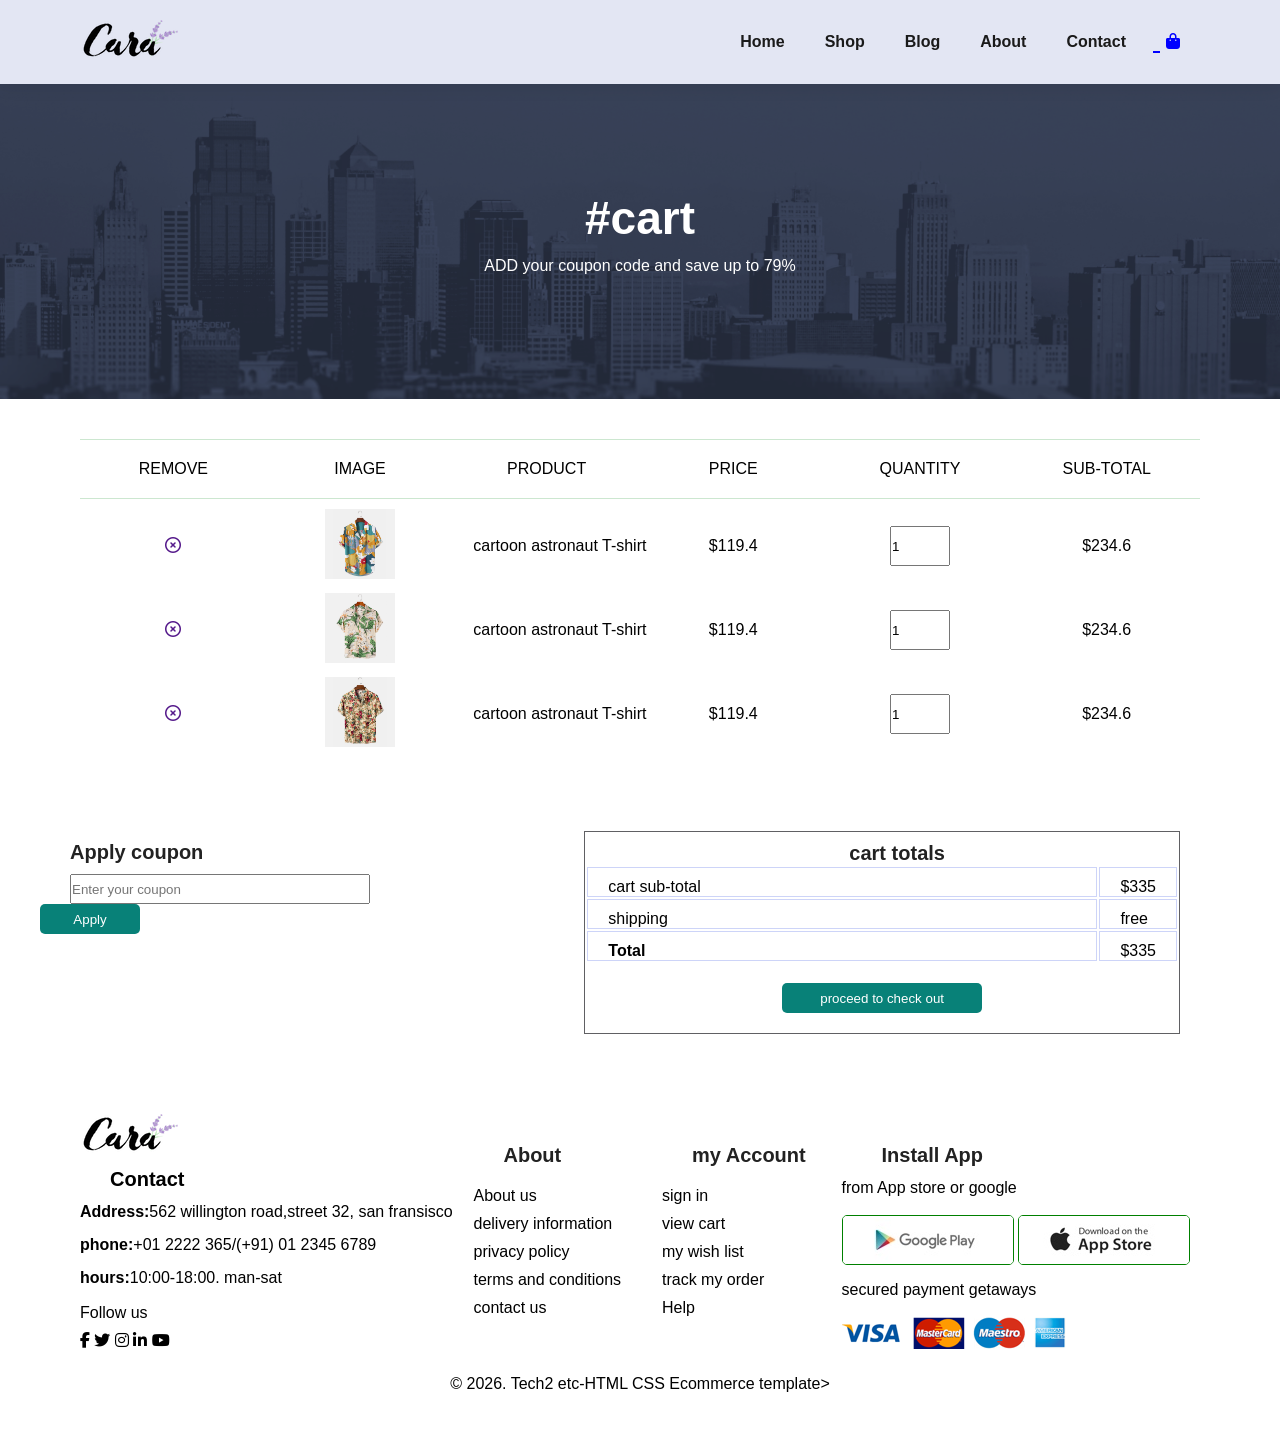
<file: cart.html>
<!DOCTYPE html>
<html lang="en">
<head>
  <meta charset="UTF-8">
  <meta name="viewport" content="width=device-width, initial-scale=1.0">
  <title>tech2etc e-commerce material</title>
  <link rel="stylesheet" href="style.css">
  <link rel="stylesheet" href="https://cdnjs.cloudflare.com/ajax/libs/font-awesome/6.5.0/css/all.min.css">
</head>
<body>
 <section id="header">
  <a href="#"><img src="img/logo.png" alt=""></a>
 
  <div>
    <ul id="navbar">
      <li><a  href="index.html">Home</a></li>
      <li><a  href="shop.html">Shop</a></li>
      <li><a  href="blog.html">Blog</a></li>
      <li><a  href="about.html">About</a></li>
      <li><a  href="contact.html">Contact</a></li>
      <li><a class="active" href="cart.html" id="bag0"><i class="fa-solid fa-bag-shopping"></i></a></li>
      <a href="#" id="close"><i class="fa-solid fa-xmark"></i></a>
    </ul>
  </div>
  <div id="mobile">
    <a href="cart.html" id="bag1"><i class="fa-solid fa-bag-shopping"></i></a>
  <i id="bar" class="fa-solid fa-bars"></i>
  </div>
</section>
<section id="shop-hero" class="about-us-img">

<h2>#cart</h2>

<p>ADD your coupon code and save up to 79%</p>

</section>

<section id="cart-choice" class="section-p1">
<table>
<thead>
  <tr>
    <td>REMOVE</td>
    <td>IMAGE</td>
    <td>PRODUCT</td>
    <td>PRICE</td>
    <td>QUANTITY</td>
    <td>SUB-TOTAL</td>
  </tr>
</thead>
<tbody>
<tr>
  <td><a href=""><i class="fa-regular fa-circle-xmark"></i></a></td>
  <td><img src="img/products/f1.jpg" alt=""></td>
  <td>cartoon astronaut T-shirt</td>
  <td>$119.4</td>
  <td><input type="number" value="1"></td>
  <td>$234.6</td>
</tr>

</tbody>
<tbody>
<tr>
  <td><a href=""><i class="fa-regular fa-circle-xmark"></i></a></td>
  <td><img src="img/products/f2.jpg" alt=""></td>
  <td>cartoon astronaut T-shirt</td>
  <td>$119.4</td>
  <td><input type="number" value="1"></td>
  <td>$234.6</td>
</tr>

</tbody>
<tbody>
<tr>
  <td><a href=""><i class="fa-regular fa-circle-xmark"></i></a></td>
  <td><img src="img/products/f3.jpg" alt=""></td>
  <td>cartoon astronaut T-shirt</td>
  <td>$119.4</td>
  <td><input type="number" value="1"></td>
  <td>$234.6</td>
</tr>

</tbody>


</table>



</section>

<section id="coupon">

  <div class="coupon-enter">
<h4>Apply coupon</h4>
<div class="c-enter">
<input type="text" name="" id="" placeholder="Enter your coupon">
<button>Apply</button>
</div>
  </div>

  <div class="coupon-check">
<h4>cart totals</h4>
<table>
  <tr>
    <td>cart sub-total</td>
    <td>$335</td>
  </tr>
  <tr>
    <td>shipping</td>
    <td>free</td>
  </tr>
  <tr>
    <td><strong>Total</strong></td>
    <td> $335</td>
   
  </tr>
</table>
<button>proceed to check out</button>
  </div>
</section>




<footer  class="section-p1" id="follow" >
  <div class="toalign">
<div class="fristcol">
  <img src="img/logo.png" alt="">
  <h4>Contact</h4>
  <p><strong>Address:</strong>562 willington road,street 32, san fransisco</p>
  <p><strong>phone:</strong>+01 2222 365/(+91) 01 2345 6789</p>
  <p><strong>hours:</strong>10:00-18:00. man-sat</p>
  <span>Follow us</span>
  <div class="social">
    <a href="#"><i class="fa-brands fa-facebook-f"></i></a>
    <a href="#"><i class="fa-brands fa-twitter"></i></a>
    <a href="#"><i class="fa-brands fa-instagram"></i></a>
    <a href="#"><i class="fa-brands fa-linkedin-in"></i></a>
    <a href="#"><i class="fa-brands fa-youtube"></i></a>
  </div>
</div>
<div class="aboutfooter">
<h4>About</h4>
<ul>
  <li><a href="#">About us</a></li>
  <li><a href="#">delivery information</a></li>
  <li><a href="#">privacy policy</a></li>
  <li><a href="#">terms and conditions</a></li>
  <li><a href="#">contact us</a></li>
</ul>
</div>
<div class="my-account">
<h4>my Account</h4>
<ul>
  <li><a href="#">sign in</a></li>
  <li><a href="#">view cart</a></li>
  <li><a href="#">my wish list</a></li>
  <li><a href="#">track my order</a></li>
  <li><a href="#">Help</a></li>
</ul>
</div>
<div class="install">
<h4>Install App</h4>
<p>from App store or google</p>
<div class="footer-2i">
  <img  src="img/pay/play.jpg" alt="">
  <img  src="img/pay/app.jpg" alt="">
</div>
<p>secured payment getaways</p>
<div class="footer-1i">
  <img src="img/pay/pay.png" alt="">
 
</div>
</div>
</div>
<p class="pz">&copy 2026. Tech2 etc-HTML CSS Ecommerce template>
</footer>
  <script src="script.js" ></script>
</body>
</html>
</file>
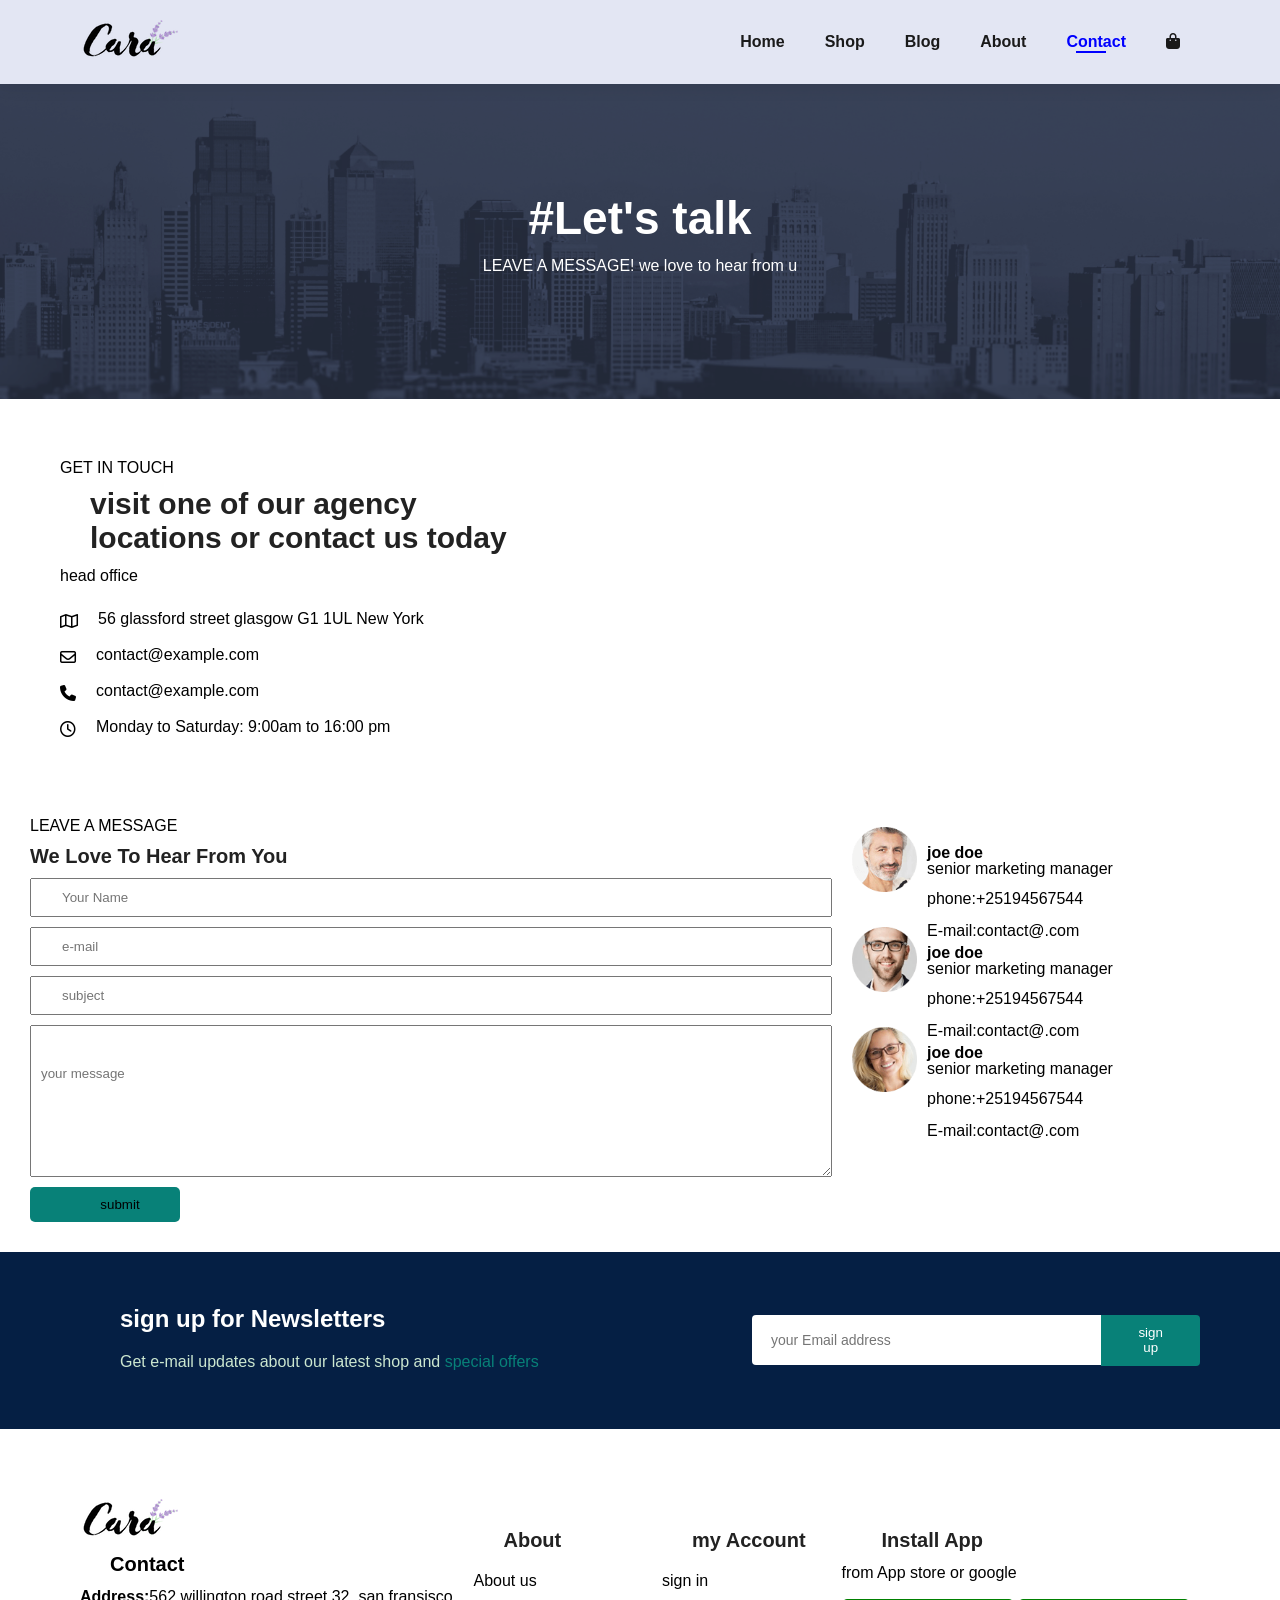
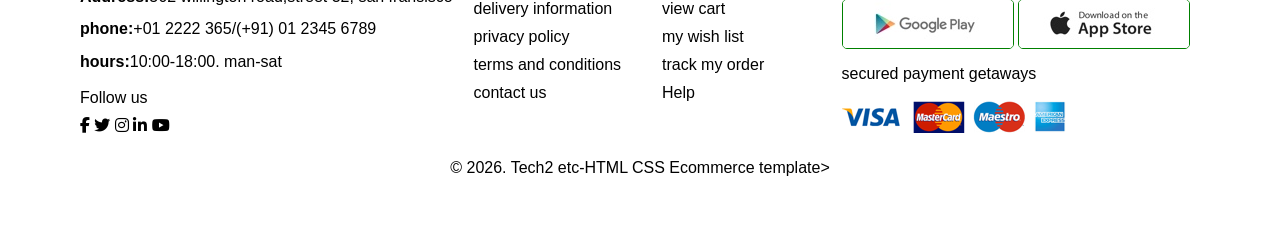
<file: contact.html>
<!DOCTYPE html>
<html lang="en">
<head>
  <meta charset="UTF-8">
  <meta name="viewport" content="width=device-width, initial-scale=1.0">
  <title>tech2etc e-commerce material</title>
  <link rel="stylesheet" href="style.css">
  <link rel="stylesheet" href="https://cdnjs.cloudflare.com/ajax/libs/font-awesome/6.5.0/css/all.min.css">
</head>
<body>
 <section id="header">
  <a href="#"><img src="img/logo.png" alt=""></a>
 
  <div>
    <ul id="navbar">
      <li><a  href="index.html">Home</a></li>
      <li><a  href="shop.html">Shop</a></li>
      <li><a  href="blog.html">Blog</a></li>
      <li><a  href="about.html">About</a></li>
      <li><a class="active" href="contact.html">Contact</a></li>
      <li><a href="cart.html" id="bag0"><i class="fa-solid fa-bag-shopping"></i></a></li>
      <a href="#" id="close"><i class="fa-solid fa-xmark"></i></a>
    </ul>
  </div>
  <div id="mobile">
    <a href="cart.html" id="bag1"><i class="fa-solid fa-bag-shopping"></i></a>
  <i id="bar" class="fa-solid fa-bars"></i>
  </div>
</section>
<section id="shop-hero" class="about-us-img">

<h2>#Let's talk</h2>

<p>LEAVE A MESSAGE! we love to hear from u</p>

</section>
<section #contact-page>
<div class="contact-info">
<div class="contact-details">
<span>GET IN TOUCH</span>
<h4>visit one of our agency locations or contact us today</h4>
<p>head office</p>
<div>
  <ul>
    <li>
<i class="fa-regular fa-map"></i>
<p>56 glassford street glasgow G1 1UL New York</p>
    </li>
    <li>
      <i class="fa-regular fa-envelope"></i>
       <p>contact&commat;example.com</p>
    </li>
    <li>
      <i class="fa-solid fa-phone"></i>
      <p>contact&commat;example.com</p>
    </li>
    <li>
      <i class="fa-regular fa-clock"></i>
      <p>Monday to Saturday: 9:00am to 16:00 pm</p>
    </li>
  </ul>
</div>

</div>
<div class="map">
<iframe src="https://www.google.com/maps/embed?pb=!1m18!1m12!1m3!1d3953.9471168328023!2d36.81792847351406!3d7.688824808528677!2m3!1f0!2f0!3f0!3m2!1i1024!2i768!4f13.1!3m3!1m2!1s0x17adb85eb31eda8b%3A0x32ee79338d5d9c6b!2sJimma%20University%20Institute%20of%20Technology%20(JUIT)!5e0!3m2!1sen!2set!4v1774123224307!5m2!1sen!2set" width="600" height="450" style="border:0;" allowfullscreen="" loading="lazy" referrerpolicy="no-referrer-when-downgrade"></iframe>
</div>


</div>
</section>

<section id="submit-info">
<div class="submit-part">
<div class="submit-your-info">
  <form action="">
<span>LEAVE A MESSAGE</span>
<h4>We Love To Hear From You</h4>
<input class="submit" type="text" placeholder="Your Name">
<input class="submit"  type="email" name="" id="" placeholder="e-mail">
<input class="submit"  type="text" placeholder="subject">
<textarea class="submit "   name="" id="texta" placeholder="your message"></textarea>
<button class="submit"  >submit</button>
</form>
</div>
<div class="submit-people">
<div class="people1">
<img src="img/people/1.png" alt="">
<div class="people1-details">
<h6>joe doe</h6>
<span>senior marketing manager</span>
<p>phone:+25194567544</p>
<p>E-mail:contact&commat;.com</p>
</div>
</div>

<div class="people1">
<img src="img/people/2.png" alt="">
<div class="people1-details">
<h6>joe doe</h6>
<span>senior marketing manager</span>
<p>phone:+25194567544</p>
<p>E-mail:contact&commat;.com</p>
</div>
</div>

<div class="people1">
<img src="img/people/3.png" alt="">
<div class="people1-details">
<h6>joe doe</h6>
<span>senior marketing manager</span>
<p>phone:+25194567544</p>
<p>E-mail:contact&commat;.com</p>
</div>
</div>




</div>
</div>
</section>


<section id="sign1" class="section-p1">
<div class="sign11">
  <h2>sign up for Newsletters</h2>
  <p>Get e-mail updates about our latest shop and <span>special offers</span></p>
</div>
<div class="sign12">
  <input class="form" type="text" placeholder="your Email address">
  <button class="sign-button">sign up</button>
</div>
</section>
<footer  class="section-p1" id="follow" >
  <div class="toalign">
<div class="fristcol">
  <img src="img/logo.png" alt="">
  <h4>Contact</h4>
  <p><strong>Address:</strong>562 willington road,street 32, san fransisco</p>
  <p><strong>phone:</strong>+01 2222 365/(+91) 01 2345 6789</p>
  <p><strong>hours:</strong>10:00-18:00. man-sat</p>
  <span>Follow us</span>
  <div class="social">
    <a href="#"><i class="fa-brands fa-facebook-f"></i></a>
    <a href="#"><i class="fa-brands fa-twitter"></i></a>
    <a href="#"><i class="fa-brands fa-instagram"></i></a>
    <a href="#"><i class="fa-brands fa-linkedin-in"></i></a>
    <a href="#"><i class="fa-brands fa-youtube"></i></a>
  </div>
</div>
<div class="aboutfooter">
<h4>About</h4>
<ul>
  <li><a href="#">About us</a></li>
  <li><a href="#">delivery information</a></li>
  <li><a href="#">privacy policy</a></li>
  <li><a href="#">terms and conditions</a></li>
  <li><a href="#">contact us</a></li>
</ul>
</div>
<div class="my-account">
<h4>my Account</h4>
<ul>
  <li><a href="#">sign in</a></li>
  <li><a href="#">view cart</a></li>
  <li><a href="#">my wish list</a></li>
  <li><a href="#">track my order</a></li>
  <li><a href="#">Help</a></li>
</ul>
</div>
<div class="install">
<h4>Install App</h4>
<p>from App store or google</p>
<div class="footer-2i">
  <img  src="img/pay/play.jpg" alt="">
  <img  src="img/pay/app.jpg" alt="">
</div>
<p>secured payment getaways</p>
<div class="footer-1i">
  <img src="img/pay/pay.png" alt="">
 
</div>
</div>
</div>
<p class="pz">&copy 2026. Tech2 etc-HTML CSS Ecommerce template>
</footer>
  <script src="script.js" ></script>
</body>
</html>
</file>
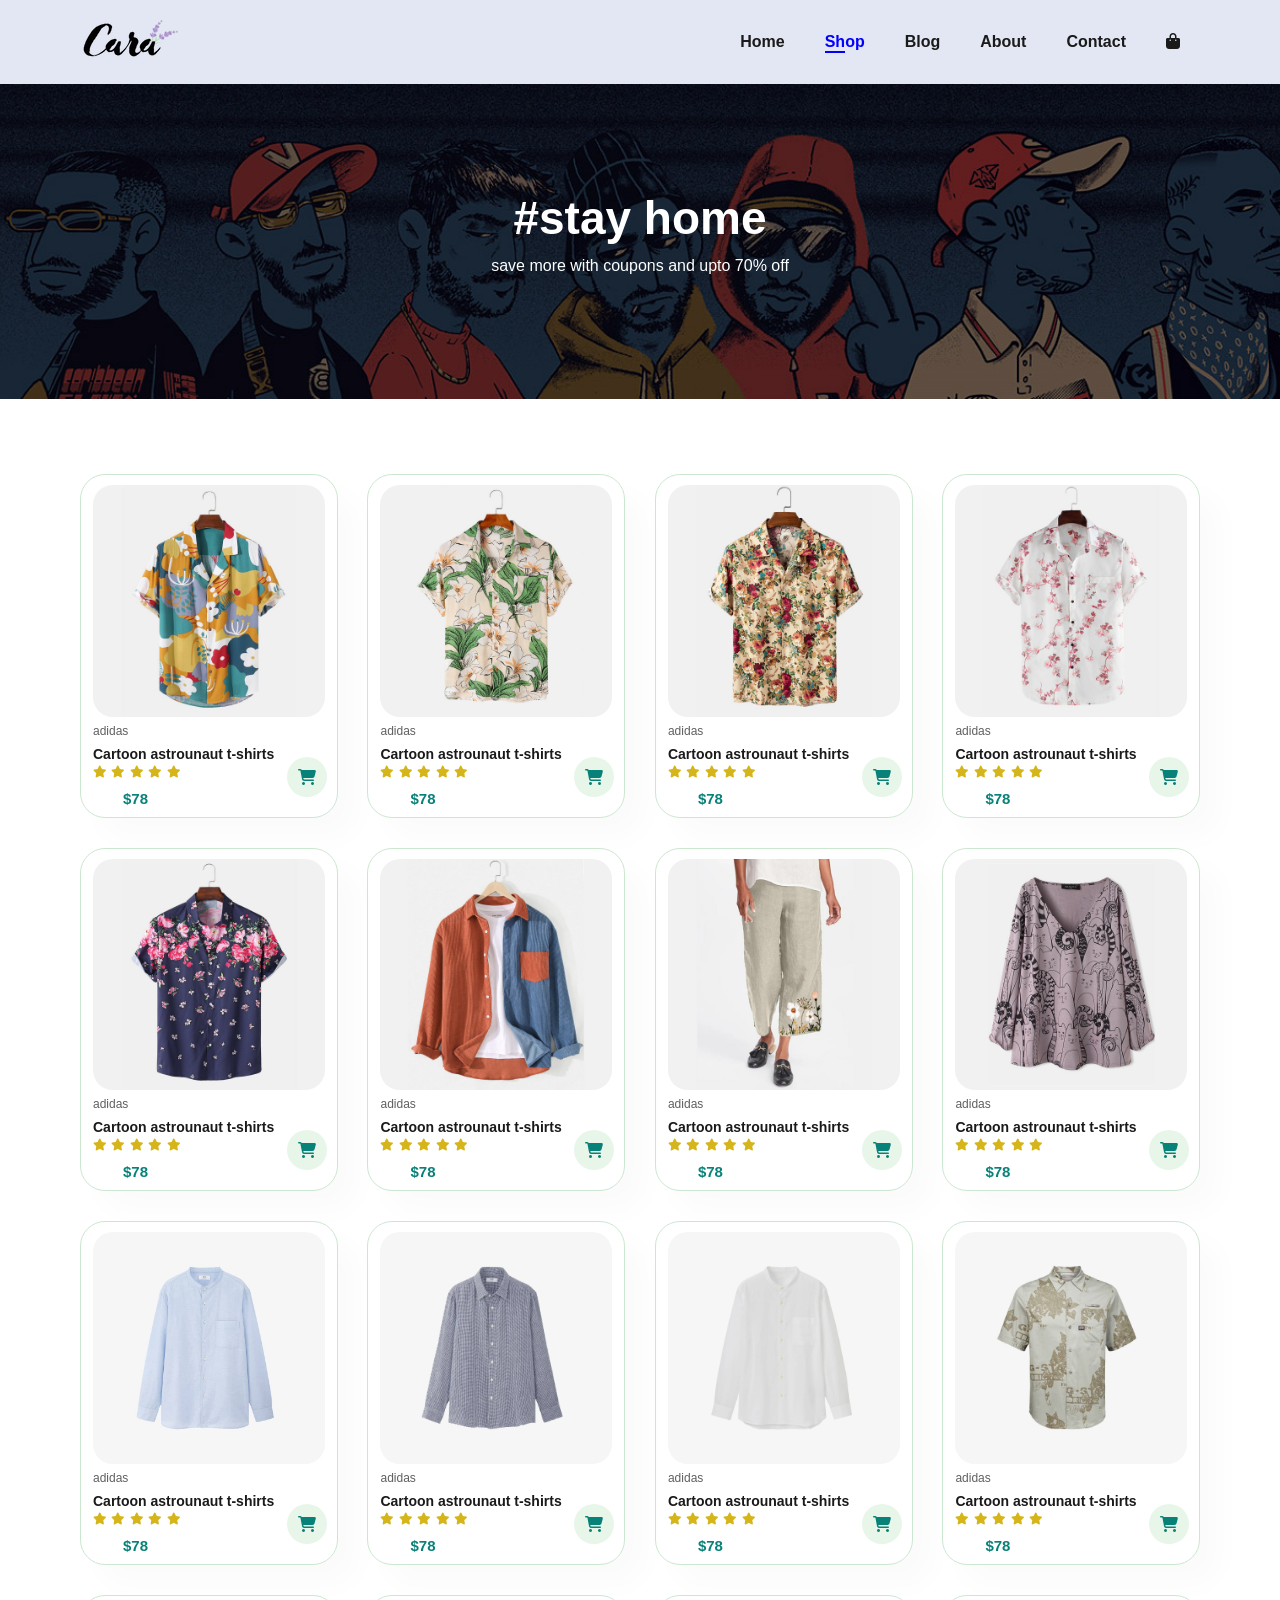
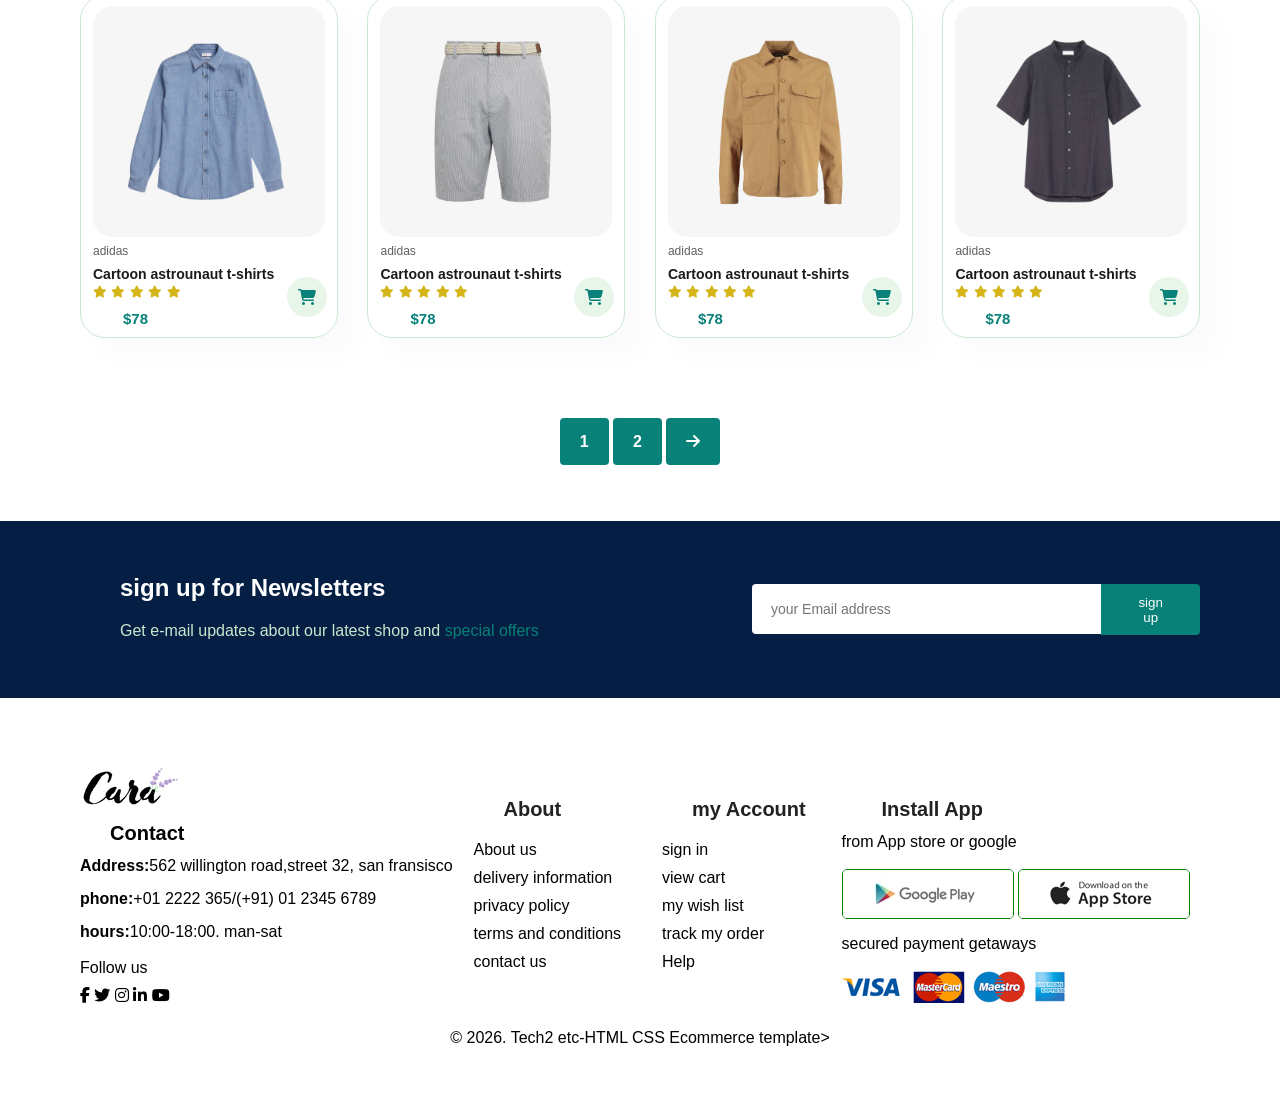
<file: shop.html>
<!DOCTYPE html>
<html lang="en">
<head>
  <meta charset="UTF-8">
  <meta name="viewport" content="width=device-width, initial-scale=1.0">
  <title>tech2etc e-commerce material</title>
  <link rel="stylesheet" href="style.css">
  <link rel="stylesheet" href="https://cdnjs.cloudflare.com/ajax/libs/font-awesome/6.5.0/css/all.min.css">
</head>
<body>
 <section id="header">
  <a href="#"><img src="img/logo.png" alt=""></a>
 
  <div>
    <ul id="navbar">
      <li><a  href="index.html">Home</a></li>
      <li><a class="active" href="shop.html">Shop</a></li>
      <li><a href="blog.html">Blog</a></li>
      <li><a href="about.html">About</a></li>
      <li><a href="contact.html">Contact</a></li>
      <li><a href="cart.html" id="bag0"><i class="fa-solid fa-bag-shopping"></i></a></li>
      <a href="#" id="close"><i class="fa-solid fa-xmark"></i></a>
    </ul>
  </div>
  <div id="mobile">
    <a href="cart.html" id="bag1"><i class="fa-solid fa-bag-shopping"></i></a>
  <i id="bar" class="fa-solid fa-bars"></i>
  </div>
</section>
<section id="shop-hero">

<h2>#stay home</h2>

<p>save more with coupons and upto 70% off
</p>

</section>

<section id="product1" class="section-p1">

<div class="pro-container">
  <div class="pro" onclick="window.location.href='sproduct.html';">
<img src="img/products/f1.jpg" alt="">
  
  <div class="des">
    <span>adidas</span>
    <h5>Cartoon astrounaut t-shirts</h5>
    <div class="star">
      <i class="fas fa-star"></i>
      <i class="fas fa-star"></i>
      <i class="fas fa-star"></i>
      <i class="fas fa-star"></i>
      <i class="fas fa-star"></i>
    </div>
    <h4>$78</h4>
    </div>
    <a href=""><i class="fa-solid fa-cart-shopping cart"></i></a>
  </div>
  <div class="pro">
<img src="img/products/f2.jpg" alt="">
  
  <div class="des">
    <span>adidas</span>
    <h5>Cartoon astrounaut t-shirts</h5>
    <div class="star">
      <i class="fas fa-star"></i>
      <i class="fas fa-star"></i>
      <i class="fas fa-star"></i>
      <i class="fas fa-star"></i>
      <i class="fas fa-star"></i>
    </div>
    <h4>$78</h4>
    </div>
    <a href=""><i class="fa-solid fa-cart-shopping cart"></i></a>
  </div>
  <div class="pro">
<img src="img/products/f3.jpg" alt="">
  
  <div class="des">
    <span>adidas</span>
    <h5>Cartoon astrounaut t-shirts</h5>
    <div class="star">
      <i class="fas fa-star"></i>
      <i class="fas fa-star"></i>
      <i class="fas fa-star"></i>
      <i class="fas fa-star"></i>
      <i class="fas fa-star"></i>
    </div>
    <h4>$78</h4>
    </div>
    <a href=""><i class="fa-solid fa-cart-shopping cart"></i></a>
  </div>
  <div class="pro">
<img src="img/products/f4.jpg" alt="">
  
  <div class="des">
    <span>adidas</span>
    <h5>Cartoon astrounaut t-shirts</h5>
    <div class="star">
      <i class="fas fa-star"></i>
      <i class="fas fa-star"></i>
      <i class="fas fa-star"></i>
      <i class="fas fa-star"></i>
      <i class="fas fa-star"></i>
    </div>
    <h4>$78</h4>
    </div>
    <a href=""><i class="fa-solid fa-cart-shopping cart"></i></a>
  </div>
  <div class="pro">
<img src="img/products/f5.jpg" alt="">
  
  <div class="des">
    <span>adidas</span>
    <h5>Cartoon astrounaut t-shirts</h5>
    <div class="star">
      <i class="fas fa-star"></i>
      <i class="fas fa-star"></i>
      <i class="fas fa-star"></i>
      <i class="fas fa-star"></i>
      <i class="fas fa-star"></i>
    </div>
    <h4>$78</h4>
    </div>
    <a href=""><i class="fa-solid fa-cart-shopping cart"></i></a>
  </div>
  <div class="pro">
<img src="img/products/f6.jpg" alt="">
  
  <div class="des">
    <span>adidas</span>
    <h5>Cartoon astrounaut t-shirts</h5>
    <div class="star">
      <i class="fas fa-star"></i>
      <i class="fas fa-star"></i>
      <i class="fas fa-star"></i>
      <i class="fas fa-star"></i>
      <i class="fas fa-star"></i>
    </div>
    <h4>$78</h4>
    </div>
    <a href=""><i class="fa-solid fa-cart-shopping cart"></i></a>
  </div>
  <div class="pro">
<img src="img/products/f7.jpg" alt="">
  
  <div class="des">
    <span>adidas</span>
    <h5>Cartoon astrounaut t-shirts</h5>
    <div class="star">
      <i class="fas fa-star"></i>
      <i class="fas fa-star"></i>
      <i class="fas fa-star"></i>
      <i class="fas fa-star"></i>
      <i class="fas fa-star"></i>
    </div>
    <h4>$78</h4>
    </div>
    <a href=""><i class="fa-solid fa-cart-shopping cart"></i></a>
  </div>
  <div class="pro">
<img src="img/products/f8.jpg" alt="">
  
  <div class="des">
    <span>adidas</span>
    <h5>Cartoon astrounaut t-shirts</h5>
    <div class="star">
      <i class="fas fa-star"></i>
      <i class="fas fa-star"></i>
      <i class="fas fa-star"></i>
      <i class="fas fa-star"></i>
      <i class="fas fa-star"></i>
    </div>
    <h4>$78</h4>
    </div>
    <a href=""><i class="fa-solid fa-cart-shopping cart"></i></a>
  </div>

  <div class="pro">
<img src="img/products/n1.jpg" alt="">
  
  <div class="des">
    <span>adidas</span>
    <h5>Cartoon astrounaut t-shirts</h5>
    <div class="star">
      <i class="fas fa-star"></i>
      <i class="fas fa-star"></i>
      <i class="fas fa-star"></i>
      <i class="fas fa-star"></i>
      <i class="fas fa-star"></i>
    </div>
    <h4>$78</h4>
    </div>
    <a href=""><i class="fa-solid fa-cart-shopping cart"></i></a>
  </div>
  <div class="pro">
<img src="img/products/n2.jpg" alt="">
  
  <div class="des">
    <span>adidas</span>
    <h5>Cartoon astrounaut t-shirts</h5>
    <div class="star">
      <i class="fas fa-star"></i>
      <i class="fas fa-star"></i>
      <i class="fas fa-star"></i>
      <i class="fas fa-star"></i>
      <i class="fas fa-star"></i>
    </div>
    <h4>$78</h4>
    </div>
    <a href=""><i class="fa-solid fa-cart-shopping cart"></i></a>
  </div>
  <div class="pro">
<img src="img/products/n3.jpg" alt="">
  
  <div class="des">
    <span>adidas</span>
    <h5>Cartoon astrounaut t-shirts</h5>
    <div class="star">
      <i class="fas fa-star"></i>
      <i class="fas fa-star"></i>
      <i class="fas fa-star"></i>
      <i class="fas fa-star"></i>
      <i class="fas fa-star"></i>
    </div>
    <h4>$78</h4>
    </div>
    <a href=""><i class="fa-solid fa-cart-shopping cart"></i></a>
  </div>
  <div class="pro">
<img src="img/products/n4.jpg" alt="">
  
  <div class="des">
    <span>adidas</span>
    <h5>Cartoon astrounaut t-shirts</h5>
    <div class="star">
      <i class="fas fa-star"></i>
      <i class="fas fa-star"></i>
      <i class="fas fa-star"></i>
      <i class="fas fa-star"></i>
      <i class="fas fa-star"></i>
    </div>
    <h4>$78</h4>
    </div>
    <a href=""><i class="fa-solid fa-cart-shopping cart"></i></a>
  </div>
  <div class="pro">
<img src="img/products/n5.jpg" alt="">
  
  <div class="des">
    <span>adidas</span>
    <h5>Cartoon astrounaut t-shirts</h5>
    <div class="star">
      <i class="fas fa-star"></i>
      <i class="fas fa-star"></i>
      <i class="fas fa-star"></i>
      <i class="fas fa-star"></i>
      <i class="fas fa-star"></i>
    </div>
    <h4>$78</h4>
    </div>
    <a href=""><i class="fa-solid fa-cart-shopping cart"></i></a>
  </div>
  <div class="pro">
<img src="img/products/n6.jpg" alt="">
  
  <div class="des">
    <span>adidas</span>
    <h5>Cartoon astrounaut t-shirts</h5>
    <div class="star">
      <i class="fas fa-star"></i>
      <i class="fas fa-star"></i>
      <i class="fas fa-star"></i>
      <i class="fas fa-star"></i>
      <i class="fas fa-star"></i>
    </div>
    <h4>$78</h4>
    </div>
    <a href=""><i class="fa-solid fa-cart-shopping cart"></i></a>
  </div>
  <div class="pro">
<img src="img/products/n7.jpg" alt="">
  
  <div class="des">
    <span>adidas</span>
    <h5>Cartoon astrounaut t-shirts</h5>
    <div class="star">
      <i class="fas fa-star"></i>
      <i class="fas fa-star"></i>
      <i class="fas fa-star"></i>
      <i class="fas fa-star"></i>
      <i class="fas fa-star"></i>
    </div>
    <h4>$78</h4>
    </div>
    <a href=""><i class="fa-solid fa-cart-shopping cart"></i></a>
  </div>
  <div class="pro">
<img src="img/products/n8.jpg" alt="">
  
  <div class="des">
    <span>adidas</span>
    <h5>Cartoon astrounaut t-shirts</h5>
    <div class="star">
      <i class="fas fa-star"></i>
      <i class="fas fa-star"></i>
      <i class="fas fa-star"></i>
      <i class="fas fa-star"></i>
      <i class="fas fa-star"></i>
    </div>
    <h4>$78</h4>
    </div>
    <a href=""><i class="fa-solid fa-cart-shopping cart"></i></a>
  </div>
</div>
</section>
<section id="pagenation" class="section-p1">
<a href="#">1</a>
<a href="#">2</a>
<a href="#"><i class="fa-solid fa-arrow-right"></i></a>
</section>

<section id="sign1" class="section-p1">
<div class="sign11">
  <h2>sign up for Newsletters</h2>
  <p>Get e-mail updates about our latest shop and <span>special offers</span></p>
</div>
<div class="sign12">
  <input class="form" type="text" placeholder="your Email address">
  <button class="sign-button">sign up</button>
</div>
</section>
<footer  class="section-p1" id="follow" >
  <div class="toalign">
<div class="fristcol">
  <img src="img/logo.png" alt="">
  <h4>Contact</h4>
  <p><strong>Address:</strong>562 willington road,street 32, san fransisco</p>
  <p><strong>phone:</strong>+01 2222 365/(+91) 01 2345 6789</p>
  <p><strong>hours:</strong>10:00-18:00. man-sat</p>
  <span>Follow us</span>
  <div class="social">
    <a href="#"><i class="fa-brands fa-facebook-f"></i></a>
    <a href="#"><i class="fa-brands fa-twitter"></i></a>
    <a href="#"><i class="fa-brands fa-instagram"></i></a>
    <a href="#"><i class="fa-brands fa-linkedin-in"></i></a>
    <a href="#"><i class="fa-brands fa-youtube"></i></a>
  </div>
</div>
<div class="aboutfooter">
<h4>About</h4>
<ul>
  <li><a href="#">About us</a></li>
  <li><a href="#">delivery information</a></li>
  <li><a href="#">privacy policy</a></li>
  <li><a href="#">terms and conditions</a></li>
  <li><a href="#">contact us</a></li>
</ul>
</div>
<div class="my-account">
<h4>my Account</h4>
<ul>
  <li><a href="#">sign in</a></li>
  <li><a href="#">view cart</a></li>
  <li><a href="#">my wish list</a></li>
  <li><a href="#">track my order</a></li>
  <li><a href="#">Help</a></li>
</ul>
</div>
<div class="install">
<h4>Install App</h4>
<p>from App store or google</p>
<div class="footer-2i">
  <img  src="img/pay/play.jpg" alt="">
  <img  src="img/pay/app.jpg" alt="">
</div>
<p>secured payment getaways</p>
<div class="footer-1i">
  <img src="img/pay/pay.png" alt="">
 
</div>
</div>
</div>
<p class="pz">&copy 2026. Tech2 etc-HTML CSS Ecommerce template>
</footer>
  <script src="script.js" ></script>
</body>
</html>
</file>
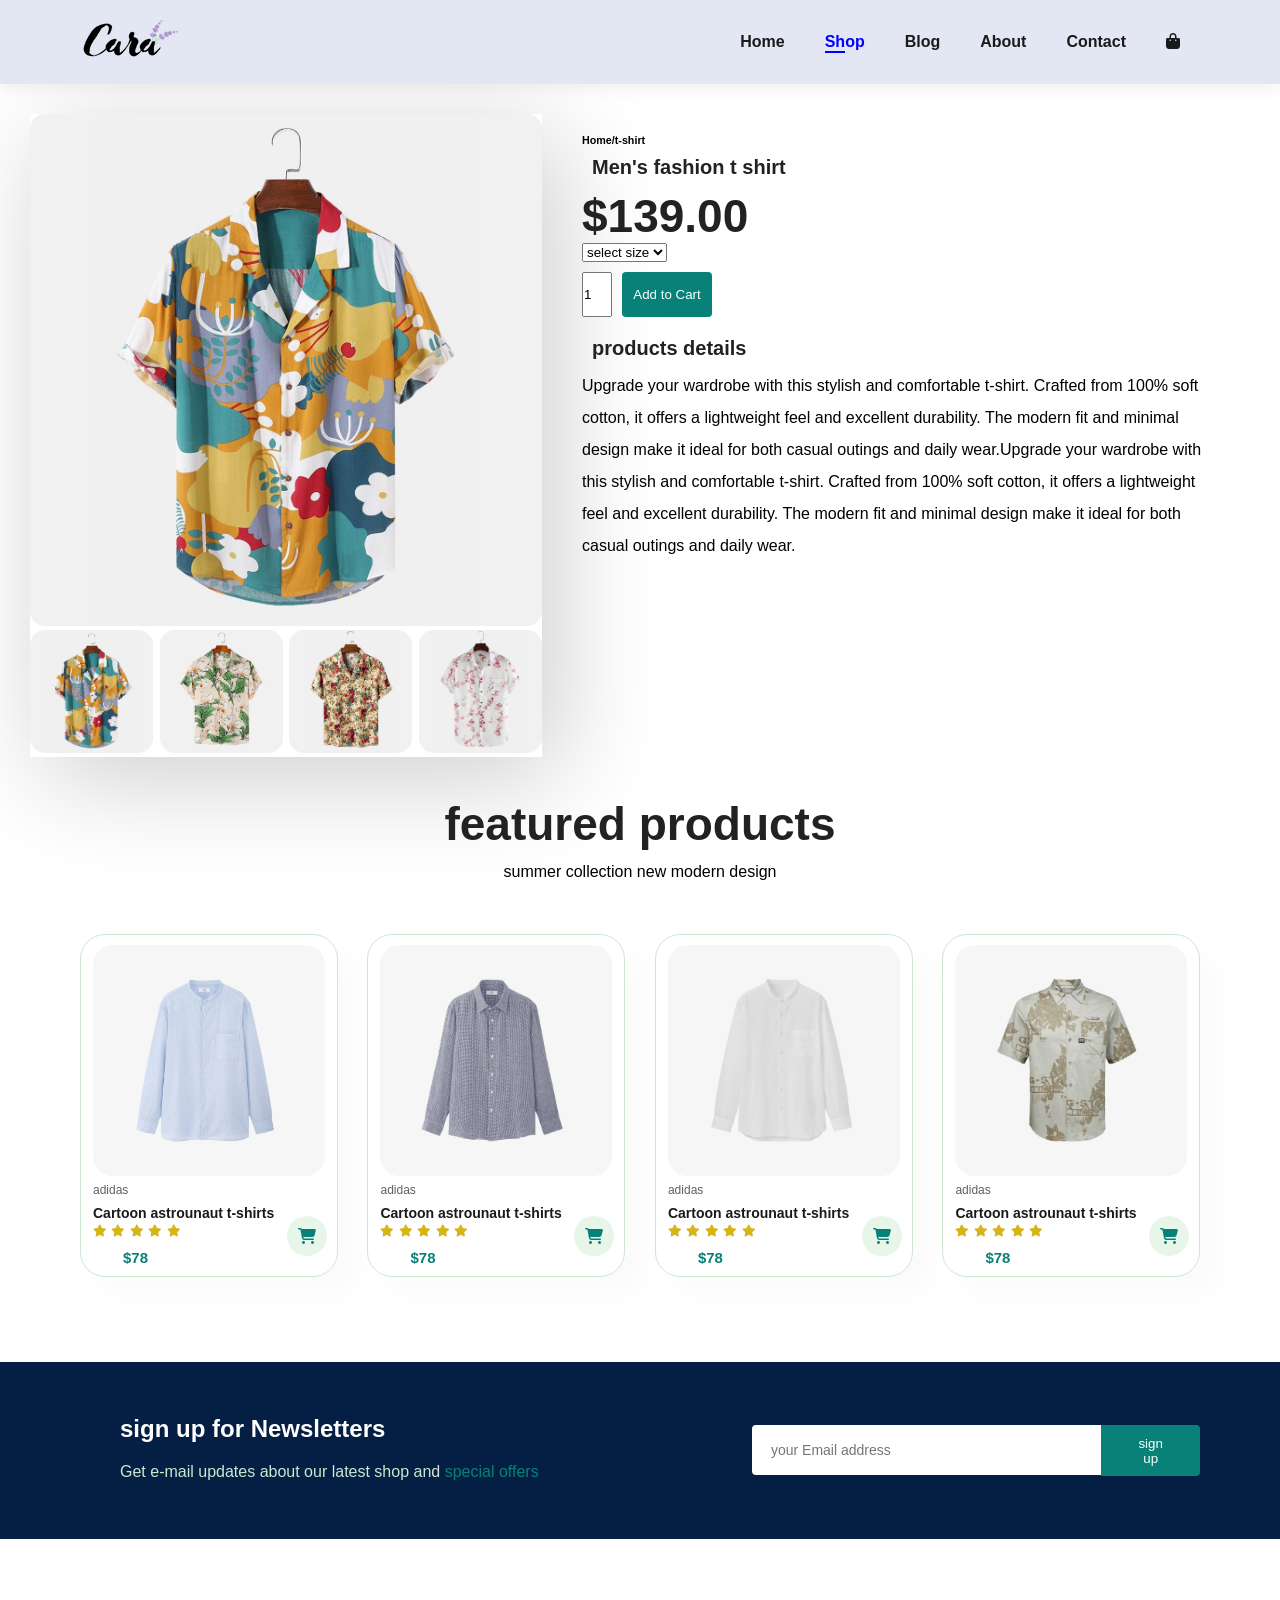
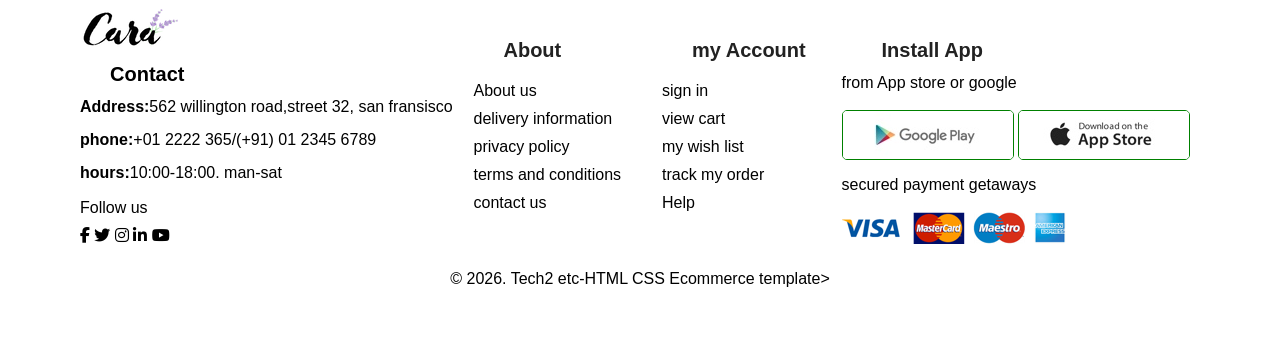
<file: sproduct.html>
<!DOCTYPE html>
<html lang="en">
<head>
  <meta charset="UTF-8">
  <meta name="viewport" content="width=device-width, initial-scale=1.0">
  <title>tech2etc e-commerce material</title>
  <link rel="stylesheet" href="style.css">
  <link rel="stylesheet" href="https://cdnjs.cloudflare.com/ajax/libs/font-awesome/6.5.0/css/all.min.css">
</head>
<body>
 <section id="header">
  <a href="#"><img src="img/logo.png" alt=""></a>
 
  <div>
    <ul id="navbar">
      <li><a  href="index.html">Home</a></li>
      <li><a class="active" href="shop.html">Shop</a></li>
      <li><a href="blog.html">Blog</a></li>
      <li><a href="about.html">About</a></li>
      <li><a href="contact.html">Contact</a></li>
      <li><a href="cart.html" id="bag0"><i class="fa-solid fa-bag-shopping"></i></a></li>
      <a href="#" id="close"><i class="fa-solid fa-xmark"></i></a>
    </ul>
  </div>
  <div id="mobile">
    <a href="cart.html" id="bag1"><i class="fa-solid fa-bag-shopping"></i></a>
  <i id="bar" class="fa-solid fa-bars"></i>
  </div>
</section>
<section id="prodetails">
<div class="single-pro-image" >
  <img src="img/products/f1.jpg" width="100%" id="MainImg" alt="">
  <div class="small-img-group">
    <div class="small-img-col">
      <img src="img/products/f1.jpg" width="100%" class="small-img"  alt="">
    </div>
    <div class="small-img-col">
      <img src="img/products/f2.jpg" width="100%" class="small-img" alt="">
    </div>
    <div class="small-img-col">
      <img src="img/products/f3.jpg" width="100%" class="small-img" alt="">
    </div>
    <div class="small-img-col">
      <img src="img/products/f4.jpg" width="100%" class="small-img" alt="">
    </div>
  </div>

</div>
<div id="text-part">
<h6>Home/t-shirt</h6>
<h4>Men's fashion t shirt</h4>
<h2>$139.00</h2>
<select >
  <option >select size</option>
  <option >xl</option>
  <option >xxl</option>
  <option >small</option>
  <option>large</option>
</select>
<div class="inputbutton"> <input type="number" value="1">
<button>Add to Cart</button>
</div>
<h4>products details</h4>
<span>
Upgrade your wardrobe with this stylish and comfortable t-shirt. 
Crafted from 100% soft cotton, it offers a lightweight feel and 
excellent durability. The modern fit and minimal design make it 
ideal for both casual outings and daily wear.Upgrade your wardrobe with this stylish and comfortable t-shirt. 
Crafted from 100% soft cotton, it offers a lightweight feel and 
excellent durability. The modern fit and minimal design make it 
ideal for both casual outings and daily wear.
</span>
</div>
</section>
<section id="product1" class="section-p1">
<h2>featured products</h2>
<p>summer collection new modern design</p>
<div class="pro-container">
  <div class="pro">
<img src="img/products/n1.jpg" alt="">
  
  <div class="des">
    <span>adidas</span>
    <h5>Cartoon astrounaut t-shirts</h5>
    <div class="star">
      <i class="fas fa-star"></i>
      <i class="fas fa-star"></i>
      <i class="fas fa-star"></i>
      <i class="fas fa-star"></i>
      <i class="fas fa-star"></i>
    </div>
    <h4>$78</h4>
    </div>
    <a href=""><i class="fa-solid fa-cart-shopping cart"></i></a>
  </div>
  <div class="pro">
<img src="img/products/n2.jpg" alt="">
  
  <div class="des">
    <span>adidas</span>
    <h5>Cartoon astrounaut t-shirts</h5>
    <div class="star">
      <i class="fas fa-star"></i>
      <i class="fas fa-star"></i>
      <i class="fas fa-star"></i>
      <i class="fas fa-star"></i>
      <i class="fas fa-star"></i>
    </div>
    <h4>$78</h4>
    </div>
    <a href=""><i class="fa-solid fa-cart-shopping cart"></i></a>
  </div>
  <div class="pro">
<img src="img/products/n3.jpg" alt="">
  
  <div class="des">
    <span>adidas</span>
    <h5>Cartoon astrounaut t-shirts</h5>
    <div class="star">
      <i class="fas fa-star"></i>
      <i class="fas fa-star"></i>
      <i class="fas fa-star"></i>
      <i class="fas fa-star"></i>
      <i class="fas fa-star"></i>
    </div>
    <h4>$78</h4>
    </div>
    <a href=""><i class="fa-solid fa-cart-shopping cart"></i></a>
  </div>
  <div class="pro">
<img src="img/products/n4.jpg" alt="">
  
  <div class="des">
    <span>adidas</span>
    <h5>Cartoon astrounaut t-shirts</h5>
    <div class="star">
      <i class="fas fa-star"></i>
      <i class="fas fa-star"></i>
      <i class="fas fa-star"></i>
      <i class="fas fa-star"></i>
      <i class="fas fa-star"></i>
    </div>
    <h4>$78</h4>
    </div>
    <a href=""><i class="fa-solid fa-cart-shopping cart"></i></a>
  </div>
 
</section>
<section id="sign1" class="section-p1">
<div class="sign11">
  <h2>sign up for Newsletters</h2>
  <p>Get e-mail updates about our latest shop and <span>special offers</span></p>
</div>
<div class="sign12">
  <input class="form" type="text" placeholder="your Email address">
  <button class="sign-button">sign up</button>
</div>
</section>
<footer  class="section-p1" id="follow" >
  <div class="toalign">
<div class="fristcol">
  <img src="img/logo.png" alt="">
  <h4>Contact</h4>
  <p><strong>Address:</strong>562 willington road,street 32, san fransisco</p>
  <p><strong>phone:</strong>+01 2222 365/(+91) 01 2345 6789</p>
  <p><strong>hours:</strong>10:00-18:00. man-sat</p>
  <span>Follow us</span>
  <div class="social">
    <a href="#"><i class="fa-brands fa-facebook-f"></i></a>
    <a href="#"><i class="fa-brands fa-twitter"></i></a>
    <a href="#"><i class="fa-brands fa-instagram"></i></a>
    <a href="#"><i class="fa-brands fa-linkedin-in"></i></a>
    <a href="#"><i class="fa-brands fa-youtube"></i></a>
  </div>
</div>
<div class="aboutfooter">
<h4>About</h4>
<ul>
  <li><a href="#">About us</a></li>
  <li><a href="#">delivery information</a></li>
  <li><a href="#">privacy policy</a></li>
  <li><a href="#">terms and conditions</a></li>
  <li><a href="#">contact us</a></li>
</ul>
</div>
<div class="my-account">
<h4>my Account</h4>
<ul>
  <li><a href="#">sign in</a></li>
  <li><a href="#">view cart</a></li>
  <li><a href="#">my wish list</a></li>
  <li><a href="#">track my order</a></li>
  <li><a href="#">Help</a></li>
</ul>
</div>
<div class="install">
<h4>Install App</h4>
<p>from App store or google</p>
<div class="footer-2i">
  <img  src="img/pay/play.jpg" alt="">
  <img  src="img/pay/app.jpg" alt="">
</div>
<p>secured payment getaways</p>
<div class="footer-1i">
  <img src="img/pay/pay.png" alt="">
 
</div>
</div>
</div>
<p class="pz">&copy 2026. Tech2 etc-HTML CSS Ecommerce template>
</footer>
<script>
  var MainImg=document.getElementById("MainImg");
  var smallImg=document.getElementsByClassName("small-img");
  smallImg[0].onclick=function(){
    MainImg.src=smallImg[0].src;
  }
  smallImg[1].onclick=function(){
    MainImg.src=smallImg[1].src;
  }
  smallImg[2].onclick=function(){
    MainImg.src=smallImg[2].src;
  }
  smallImg[3].onclick=function(){
    MainImg.src=smallImg[3].src;
  }
</script>
  <script src="script.js" ></script>
</body>
</html>
</file>
<file: style.css>
@import url('https://fonts.googleapis.com/css2?family=Poppins:wght@300;400;500;600&display=swap');
*{
  margin: 0;
  padding: 0;
  box-sizing: border-box;
  font-family: sans-serif;

}
h1{
  font-size: 50px;
  line-height: 64px;
  color: #222;
}
h2{
  font-size: 46px;
  line-height: 54px;
  color: #222;
}
h4{
  font-size: 20px;
  
  color: #222;
}
h6{
  font-weight: 700;
  font-family: 12px;

}
p{
  font-size: 16px;
  color: #465b52;
  margin: 15px 0 20px 0;

}
.section-p1{
  padding: 40px 80px;
}
.section-m1{
  margin: 40px 0;
}
body{
  width: 100%;
}
/* header start */
#header{
  display: flex;
  align-items: center;
  justify-content: space-between;
  padding: 20px 80px;
background-color: #E3E6F3;
box-shadow: 0 5px 15px rgba(0, 0, 0, 0.06);
z-index: 999;
position: sticky;
left: 0;
top: 0;



}
#navbar{
  display: flex;
  justify-content: center;

}
#navbar li{
list-style: none;
padding: 0 20px;
}
#navbar li a{
  text-decoration: none;
  font-size: 16px;
  font-weight: 600;
  color: #1a1a1a;
  transition: 0.3s ease;
  position: relative;
}

#mobile{
  display: none;
}
#close{
  display: none;
}
#navbar li a:hover,

#navbar li a.active{
  color: blue;
  
}#navbar li a:hover::after,
#navbar li a.active::after

{
  content: "";
  width: 50%;
  height: 2px;
  bottom: -3px;
  position: absolute;
  background: blue;
 right: 20px;

}

/* home page */
#hero{
  background-image: url(img/hero4.png);
height: 90vh;
width: 100%;
background-size: cover;
background-position: top 25% right 0;
padding: 0 80px;
display: flex;
flex-direction: column;
align-items: flex-start;
justify-content: center;
}
#hero h4{
  padding-bottom: 40px;
}
#hero h1{
  color: #088178;
}
#hero button{
  background-image: url("img/button.png/button.png");
  border: 0;
  color: #088178;
  background-color: transparent;
  padding: 10px 80px 14px 70px;
  cursor: pointer;
  font-weight: 700;
}
#feature .fe-box{
  width: 180px;
text-align: center;
padding: 25px 15px;
box-shadow: 20px 20px 30px(0,0,0,0.03);
border: 1px solid #cce7d0;
border-radius: 5px;
margin: 15px 0;
}
#feature .fe-box:hover{
  box-shadow: 10px 10px 54px(70,63,222,0.1);
}
#feature .fe-box h6{
 background-color: #FCDDE4;
 display: inline-block;
 padding: 9px 8px 6px 8px;
 border-radius: 4px;
 color:#088178 ;
 line-height: 1;
}
#feature .fe-box img{
  margin-bottom: 15px;
  width: 100%;
}
#feature{
  display: flex;
  justify-content: space-between;
  align-items: center;
gap: 20px;
}
#feature .fe-box:nth-child(2) h6{
  background-color: #cdebbc;
}
#feature .fe-box:nth-child(3) h6{
background-color: #d1e8f2;
}
#feature .fe-box:nth-child(4) h6{
background-color: #cdd4f8;
}
#feature .fe-box:nth-child(5) h6{
background-color: #f6dbf6;
}
#feature .fe-box:nth-child(6) h6{
background-color: fff2e5;
}
#product1{
  text-align: center;
}
#product1 .pro{
  width: 23%;
  min-width: 250px;
  padding: 10px 12px;
  border: 1px solid #cce7d0;
  border-radius: 25px;
  cursor: pointer;
  box-shadow: 20px 20px 30px rgba(0, 0, 0, 0.02);
margin: 15px 0;
transition: 0.2s ease;
position: relative;

}
#product1 .pro:hover{
  box-shadow: 20px 20px 30px rgba(0, 0, 0, 0.06);
}
#product1 .pro img{
  width: 100%;
  border-radius: 20px;
}
#product1 .pro .des{
  text-align: start;
}
#product1 .pro .des span{
  color: #606063;
  font-size: 12px;
}
#product1 .pro .des h5{
  color: #1a1a1a;
  font-size: 14px;
padding-top: 7px;
}
#product1 .pro .des i{
  font-size: 12px;
  color: rgba(213,181, 25);
}
#product1 .pro .des h4{
  font-size: 15px;
  font-weight: 700;
  color: #088178;
}
#product1 .pro .cart{
width: 40px;
height: 40px;
line-height: 40px;
border-radius: 50px;
background-color: #e8f6ea;
color: #088178;
position: absolute;
bottom: 20px;
right: 10px;
text-align: center;
}
#product1 .pro .cart:hover{
 background-color: rgb(198, 125, 125);
}
#product1 .pro-container{
  /* display: grid; 
  grid-template-columns: repeat(4,200px);
  grid-template-rows: repeat(4,300px);
  justify-content: space-between;
  align-items: center;
  gap: 60px; */
  display: flex;
  justify-content: space-between;
  padding-top: 20px;
  flex-wrap: wrap;
}
#banner{
  justify-content: center;
  display: flex;
  flex-direction: column;
  text-align: center;
  align-items: center;
  background-image: url("img/banner/b2.jpg");
 background-size: cover;
 background-position: top 100% bottom 25%;
 background-color: transparent;
 height: 40vh;
 width: 100%;
 background-position: center;
}
#banner h4{
color: white;
font-size: 16px;
}
#banner h2{
color: white;
font-size: 30px;
padding: 10px 0;
}
#banner h2 span{
color: rgb(28, 103, 28);
font-size: 35px;
}
#banner button{
width: 100px;
height: 30px;
border-radius: 4%;
border: none;
transition: 0.2s;
}
#banner button:hover{
  background-color: #088178;
  color: #fff;
}
#sm-banner{
  display:flex;
  justify-content: space-between;
  flex-wrap: wrap;
}

#sm-banner {
  display: flex;
  justify-content: space-between;
  flex-wrap: wrap;
}

#sm-banner .banner-box {
  display: flex;
  flex-direction: column;
  justify-content: center;
  align-items: flex-start;
padding-left: 40px;
  background-image: url("img/banner/b17.jpg");
  height: 50vh;
  flex: 1;
  margin: 10px;
}
#sm-banner .b2{
  background-image: url("img/banner/b10.jpg");
}
#sm-banner .banner-box h4{
  font-size: 16px;
  color: #cce7d0;
}
#sm-banner .banner-box h2{
  color: #fff;
  font-weight: 600;
  font-size: 24px;
  font-family:Verdana,Geneva, Tahoma, sans-serif;
}
#sm-banner .banner-box span{
  color: #cdebbc;
}


button.white{
  font-size: 13px;
  font-weight: 600;
  padding: 11px 18px;
  color: #fff;
  background-color: transparent;
  border-radius: 4px;
  cursor: pointer;
  border: 1px solid #fff;
  outline: none;
  transition: 0.2s
}

#sm-banner .banner-box:hover button{
  background: #088178;
  border: 1px solid  #088178;

}
#banner3{
  display: flex;
  justify-content: space-between;
  flex-wrap: wrap;
  padding: 0 90px;
  gap: 20px;
}

#banner3 .banner-box {
  display: flex;
  flex-direction: column;
  justify-content: center;
 
  align-items: flex-start;
padding: 20px;
  background-image: url("img/banner/b7.jpg");
  height: 30vh;
  min-width: 30%;
  flex: 1;
  margin-bottom: 20px;
  background-position: center;
 
  
}
#banner3 .bb1{
  background-image: url("img/banner/b4.jpg");
background-position: top;
}

#banner3 .bb2{
  background-image: url("img/banner/b18.jpg");
background-position: top;
}
#banner3 .banner-box h2{
color: #fff;
font-size: 18px;
padding-left: 20px;
}
#banner3 .banner-box h3{
color: rgb(223, 120, 120);
font-size: 16px;
padding-left: 20px;
}
#sign1{
background-color: #051F44;
display: flex;
align-items: center;
justify-content: space-between;
margin-top: 30px;
margin-bottom: 30px;
}
#sign1 h2 {
  color: #fff;
  font-size: 24px;
  padding: 0 40px; 
  margin-bottom: 10px; 
}
#sign1 p {
  color: #cce7d0;
  padding: 0 40px; 
  margin-top: 0;  
}  
#sign1 span{
  color: #088178;
}
#sign1 input{
  height: 3.125rem;
  padding: 0 1.123rem;
  font-size: 14px;
  width: 100%;
  border: 1px solid transparent;
  outline: none;
  border-radius: 4px;
  border-top-right-radius: 0;
  border-bottom-right-radius: 0;

}
.sign-button{
  background-color:#088178;
  padding: 0.6rem 2rem;
  border: 1px solid transparent;
  outline: none;
  border-radius: 4px;
  color: #fff;
  border-bottom-left-radius: 0;
  border-top-left-radius: 0;

}

.sign12{
  display: flex;
  width: 40%;
}

.toalign{
  display: flex;
  align-items: c;
  justify-content: space-between;
}
.pz{
  text-align: center;
}
 .aboutfooter ul{
 margin-top: 20px;
  list-style: none;
}
.aboutfooter ul a{
  text-decoration: none;
  color: #000;
}
.aboutfooter ul li{
  margin: 10px;
}
.my-account ul{
  margin-top: 20px;
  list-style: none;
}
.my-account li a{
  text-decoration: none;
  color: #000;
}
.my-account ul li{
  margin: 10px;
}
.aboutfooter{
  margin: 10px;
}
.aboutfooter h4{
  margin: 10px;
}
.my-account {
  margin: 10px;
}
.my-account h4{
  margin: 10px;
}
.install{
  margin: 10px;
  margin-left: 15px;
}
.install h4{
  margin: 10px;
}
.footer-2i img{
border: 1px solid green;
border-radius: 5px;

}
.social a i{
color: #000;
margin-top: 10px;
}
.fristcol h4,p{
  color: #000;
}
#follow i:hover{
color: blue;
transition: 0.2s ease;
}
/* shop page by me the comment is not chat */
#shop-hero{
  background-image: url("img/banner/b1.jpg");
 background-position: center;
 height: 35vh;
 width: 100%;
 background-size: cover;
 text-align:center ;
 justify-content: center;
 display: flex;
 flex-direction: column;
}
#shop-hero.blog-shop-hero{
 background-image: url("img/banner/b19.jpg");
}
#shop-hero.about-us-img{
  background-image: url("img/About/banner.png");
}

#shop-hero h2, #shop-hero  p{
  color: #fff;
}
#pagenation{
  text-align: center;

}
#pagenation a{
 text-decoration: none;
 color: #fff;
 font-size: 16px;
 background-color: #088178;
 padding: 15px 20px;
 border-radius: 4px;
font-weight: 600;
}
#prodetails .single-pro-image{
width: 40%;
margin-top: 30px;
margin-right: 40px;
margin-left: 30px;
cursor: pointer;
box-shadow: 15px 20px 100px rgba(0, 0, 0, 0.2);
background-color: transparent;
}
#prodetails .single-pro-image img{
  border-radius: 15px;

}


#prodetails .small-img-group{
  display: flex;
  justify-content: space-between;
}
#prodetails .small-img-group img:hover{
  opacity: 0.9;
}
#prodetails .small-img-col{
  flex-basis: 24%;

}
#prodetails {
  display: flex;

 
}



#prodetails #text-part{
  width: 50%;
  margin-top: 50px;
  
}
#prodetails #text-part h4{
 padding: 10px;
}
#prodetails #text-part .inputbutton{
  display: flex;
  padding: 10px 0 10px 0;
}
#prodetails #text-part input{
  height: 5vh;
  width: 30px;
  margin-right: 10px;
}
#prodetails #text-part button{
 height: 5vh;
 width: 90px;
 background-color: #088178;
 color: #fff;
 border: none;
 border-radius: 4px;
}

#prodetails #text-part span{
  line-height: 2;
}
/* blog part */
#blog-image .blog-img1{
  display: flex;
  padding: 100px 0 0 100px;
 position: relative;
}
#blog-image .blog-img1 .blog-img11{
  width: 50%;
background-size: cover;
background-position: top 25% right 15%;

}
#blog-image .blog-img1 .blog-text1{
  width: 50%;
display: flex;
flex-direction: column;

justify-content: center;
margin-left: 30px;
}
#blog-image img{
  height: 300px;
  width: 100%;
  object-fit: cover;
  border-radius: 4px;
}
  .blog-text1 a{
  text-decoration: none;
  color: #088178;
  font-size: 20px;
  position: relative;
  font-weight: 700;
}
 .blog-text1 a::after{
  content: "";
  height: 1px;
  width: 50px;
  top: 12px;
  left: 165px;
  background-color: #000;
  position: absolute;
  
}
.blog-text1 a:hover{
  color: blue;
}
.blog-text1 a:hover::after{
  background-color: blue;
}


#blog-image .blog-img1 h1{
  position: absolute;
top: 65px;
color: rgb(202, 175, 139);
font-weight: 700;
z-index: -9;
}
/* about */
#about-us .about-img1{
  display: flex;
padding: 20px 0 0 50px;
}
#about-us .about-img1 .about-img1s1{
  width: 50%;
}
#about-us .about-img1 .about-img1s1 img{
  height: auto;
  width: 100%;
  object-fit: cover;
  border-radius: 5px;
}
#about-us .about-img1 .about-img1s2{
  width: 50%;
  margin-top: 20px;
margin-right: 60px;
margin-left: 40px;
}

#app-mobile{
  text-align: center;

}
#app-mobile h2{
  font-weight: 600;
  font-family: cursive;
}
#app-mobile .video{
  width: 70%;
  height: auto;
margin: 30px auto 30px auto;
}
#app-mobile video{
width: 100%;
height: 100%;
border-radius: 20px;
}
/* contact */
.contact-info{
  display: flex;
}
.contact-info .contact-details{
 
 width: 40%; margin: 60px;
  
}
.contact-info .contact-details h4{
  font-size: 30px;
}
.contact-info .contact-details li{
  display:flex ;
  list-style: none;
  padding: 10px 0 10px 0;
}
.contact-info .contact-details li i{
  padding-right: 20px;
}
.contact-info .contact-details li p{
  margin: 0;
}
.contact-info .map{
  width: 50%;
  margin: 30px 50px 0 0;
}
.contact-info iframe{
  width: 100%;
  height: 100%;
}
.submit-part {
  display: flex;
  
}
.submit-part .submit-your-info {
  width: 65%;
margin-right: 20px;

}
.submit-part .submit-your-info form{
  display: flex;
  flex-direction: column;
  
}
.submit-part .submit-your-info form span,h4{
  padding: 10px 0 0 30px;
}
.submit-part .submit-your-info .submit{
    padding: 10px 0 10px 30px;
  margin: 10px 0 0 30px;

}
.submit-part .submit-your-info  #texta{
  padding: 40px 0 80px 10px;
}
.submit-part .submit-your-info button{
  width: 150px;
 background-color: #088178;
 border: none;
 border-radius: 5px;
}
.submit-people .people1{
  display: flex;
  margin-top: 20px;
  width: 25%;
  height: 80px;
 
}
.submit-people .people1 img{
  width: 65px;
  height: 65px;
  object-fit: cover;
  margin-right: 10px;
}
.submit-people .people1 .people1-details {
 margin-top: 20px;
 white-space: nowrap;
}
.submit-people .people1 .people1-details h6,p{
  font-size: 16px;
  line-height: 0.8;
}

/* cart */
 #cart-choice table{
  width: 100%;
  text-align: center;
  table-layout:fixed;
  border-collapse: collapse;
  white-space: nowrap;

 }
#cart-choice{
  overflow-x: auto;
}

 table thead{
  width: 100%;

 }
 table tbody img{
  width: 70px;
 }
 table thead tr td{
  padding: 20px;
 }
table tbody tr td{
  padding: 10px 20px 0px 20px;
}
table tbody:nth-child(3){
  white-space: nowrap;
  text-align: center;
}
 

#cart-choice table thead tr{
  border: 1px solid #cce7d0;
  border-left: none;
  border-right: none;

}
table tbody tr td input{
  width: 60px;
  height: 40px;
}

#coupon{
  display: flex;
  justify-content: space-between;
}
.coupon-enter{
  margin: 40px;
}
.coupon-enter h4{
  margin-bottom: 10px;
}

.coupon-enter input{
  width: 300px;
  height: 30px;
  margin-left: 30px;
}
.coupon-enter button{
  width: 100px;
  height: 30px;
  background-color: #088178;
  color: #fff;
  border: none;
  border-radius: 5px;
}
.coupon-check{
  display: flex;
  flex-direction: column;
 align-items: center;
  border: 1px solid #606063;
  width: 50%;
  margin: 40px 100px;
}
.coupon-check table tr td {
 border: 1px solid #cdd4f8;
 width: 100%;
 margin-left: 100px;
}
.coupon-check button{
  width: 200px;
  height: 30px;
  background-color: #088178;
  color: #fff;
  border: none;
  border-radius: 5px;
  margin: 20px;
  
}












@media(max-width:850px){
#navbar {
    display: flex;
    flex-direction: column;
    justify-content: flex-start;
    align-items: flex-start;
    height: 100vh;
    width: 300px;
    right: -600px;
    bottom: 0px;
    background-color:#E3E6F3;
    position: fixed;
    box-shadow: 5px 10px 10px rgba(0, 0, 0, 0.2);
    padding: 80px 0 0 10px;
transition: 0.3s;
}
#navbar.active{
  right: 0px;
}
.hide-bag{
display: none;
}
#navbar li {
  padding: 25px;
}
#mobile{
  display:flex;
  align-items: flex-starts;
gap: 2px;
}


#mobile a{
  font-size: 30px;
  text-decoration: none;
  
}
#mobile #bar {
  padding-top: 9px;
  color: #000;
  font-size: 30px;
  padding-left: 10px;
}

#close{
  display: initial;
  position: absolute;
  top: 60px;
  left: 35px;
  color: #222;
  cursor: pointer;
}

#mobile #bag1 i{
  color: #000;
   position: absolute;
   top: 25px;
   right: 120px;
}
.ariyi{
 visibility: hidden;
}

#hero {
    height: 70vh;
   
   
    background-position: top 25% right 50%;
    padding: 0 80px;
   
}
#feature {
   display: flex;
   flex-wrap: wrap;
   justify-content: center;
   
}
#product1 .pro-container {
  margin: 30px; 
   
}
#banner {
    
    height: 25vh;
   
}
#sm-banner .banner-box {
    height: 30vh;
  min-width: 100%;
}
#banner3 .banner-box {
    display: flex;
    flex-direction: column;
    flex-wrap: wrap;
    height: 20vh;
    width: 30%;
}

 #banner3 .banner-box h2,
#banner3 .banner-box h3 {
  max-width: 60%;       
  line-height: 1.2;
font-size:18px;
 
}
.sign12 {
    display: flex;
    width: 60%;
}
/* contact page */
.submit-part .submit-your-info form {
    display: flex;
    flex-direction: column;
    width: 100%;
}
.submit-part {
    display: flex;
    margin: 20px;
}
.contact-info .contact-details {
    width: 45%;
    margin: 60px;
   
}
.contact-info .contact-details li p {
    margin: 0;
    white-space: nowrap;
}

/* cart */

.section-p1 {
    padding: 40px 20px;
}
table tbody tr td {
    padding: 10px 60px 0px 0px;
    white-space: wrap;

}
table tbody tr td {
    padding: 0px 0px 0px 0px;
}


}
















@media(max-width:477px){
 #header {
    display: flex;
    align-items: center;
    justify-content: space-between;
    padding: 20px 30px;
   
}
 #header ,h2 {
    font-size: 30px;
    line-height: 54px;
    color: #222;
}
#header, h1{
  font-size: 36px;
}
#hero button {
    background-image: url("img/button.png/button.png");
    border: 0;
    color: #088178;
    background-color: transparent;
    padding: 10px 60px 5px 70px;
    cursor: pointer;
    font-weight: 700;
}

#hero,h4 {
padding-top: 10px;
}


.toalign {
    display: flex;
    flex-wrap: wrap;
    justify-content: space-between;
}
#sign1 {
    background-color: #051F44;
    display: flex;
    flex-wrap: wrap;
    align-items: center;
    justify-content: space-between;
    margin-top: 30px;
    margin-bottom: 30px;
}
.sign-button {
    background-color: #088178;
    padding: 0.6rem 3rem;
    border: 1px solid transparent;
    
}
.section-p1 {
    padding: 40px 40px;
}
#banner3 {
    display: flex;
    flex-wrap: wrap;
    padding: 0 px;
    background-position: center;


}
#feature {
  display: flex;
  flex-wrap: wrap;        
  gap: 10px;             
  justify-content: center; 
}

#feature .fe-box {
  flex: 1 1 48%;           
  min-width: 120px;        
  box-sizing: border-box;
  padding: 10px;
  background-color: #f5f5f5;
  border-radius: 8px;
  text-align: center;
}
#prodetails {
    display: flex;
    flex-direction: column;
}
#prodetails .single-pro-image {
    width: 90%;
}
#prodetails #text-part {
 width: 80%;
 text-align: center;
 margin: 10px 10px 10px 30px;
}
#prodetails #text-part .inputbutton {
    display: flex;
    padding: 10px 0 10px 0;
    justify-content: center;
}

/* blog */
#blog-image .blog-img1 {
    display: flex;
    flex-direction: column;
    padding: 20px 20px 0 20px;
    position: relative;
}
#blog-image .blog-img1 .blog-img11 {
    width: 100%;
  
}
#blog-image .blog-img1 .blog-text1 {
    width: 80%;
    display: flex;
    flex-direction: column;
    justify-content: center;
  
}
#sign1 input {
  
    width: 100%;
   padding-right: 100px; 
}
/* about */
#about-us .about-img1 {
    display: flex;
    flex-direction: column;
    padding: 20px 0 0 0;
}
#about-us .about-img1 .about-img1s2 {
    width: 90%;
    margin: 20px;
    display: flex;
    flex-direction: column;
   
    align-items: center;
   
}
#about-us .about-img1 .about-img1s1{
  width: 95%;
  margin: 10px;
}
/* contact page */
.contact-info {
    display: flex;
    flex-direction: column;
    width: 100%;
}
.submit-part .submit-your-info form span, h4 {
    padding: 10px 0 0 0px;
    width: 100%;
}
.contact-info .contact-details {
    width: 100%;
    margin: 60px;
}
.map{
  width: 100%;
}
.submit-people .people1 .people1-details{
  margin-right: 20px;
  width: 50%;
}
.submit-part {
    display: flex;
    margin: 40px;
}
.contact-info .contact-details {
    width: 80%;
    margin-left: 10px;
    margin-right:20px;

}
.submit-part {
    display: flex;
    flex-direction: column;
    margin: 40px;
}
.contact-info .map{
  width: 80%;
  margin: 30px 0px 0 40px;
}


/* cart */
#coupon {
    display: flex;
    flex-direction: column;
    
}
.coupon-check button {
    width: 150px;
    height: 30px;
    background-color: #088178;
    color: #fff;
    border: none;
    border-radius: 5px;
    margin: 20px;
}
.coupon-enter button {
    width: 100px;
    height: 30px;
    background-color: #088178;
    color: #fff;
    border: none;
    margin-top: 20px;
    border-radius: 5px;
}
.coupon-enter input {
    width: 300px;
    height: 30px;
    margin-left: 0px;
    margin-right: 30px;
}


  #cart-choice td:nth-child(3){
    font-size: 12px;
  }


  #cart-choice{
    overflow-x: auto;
  }

  #cart-choice table{
    width: 600px;
  }



}
</file>
